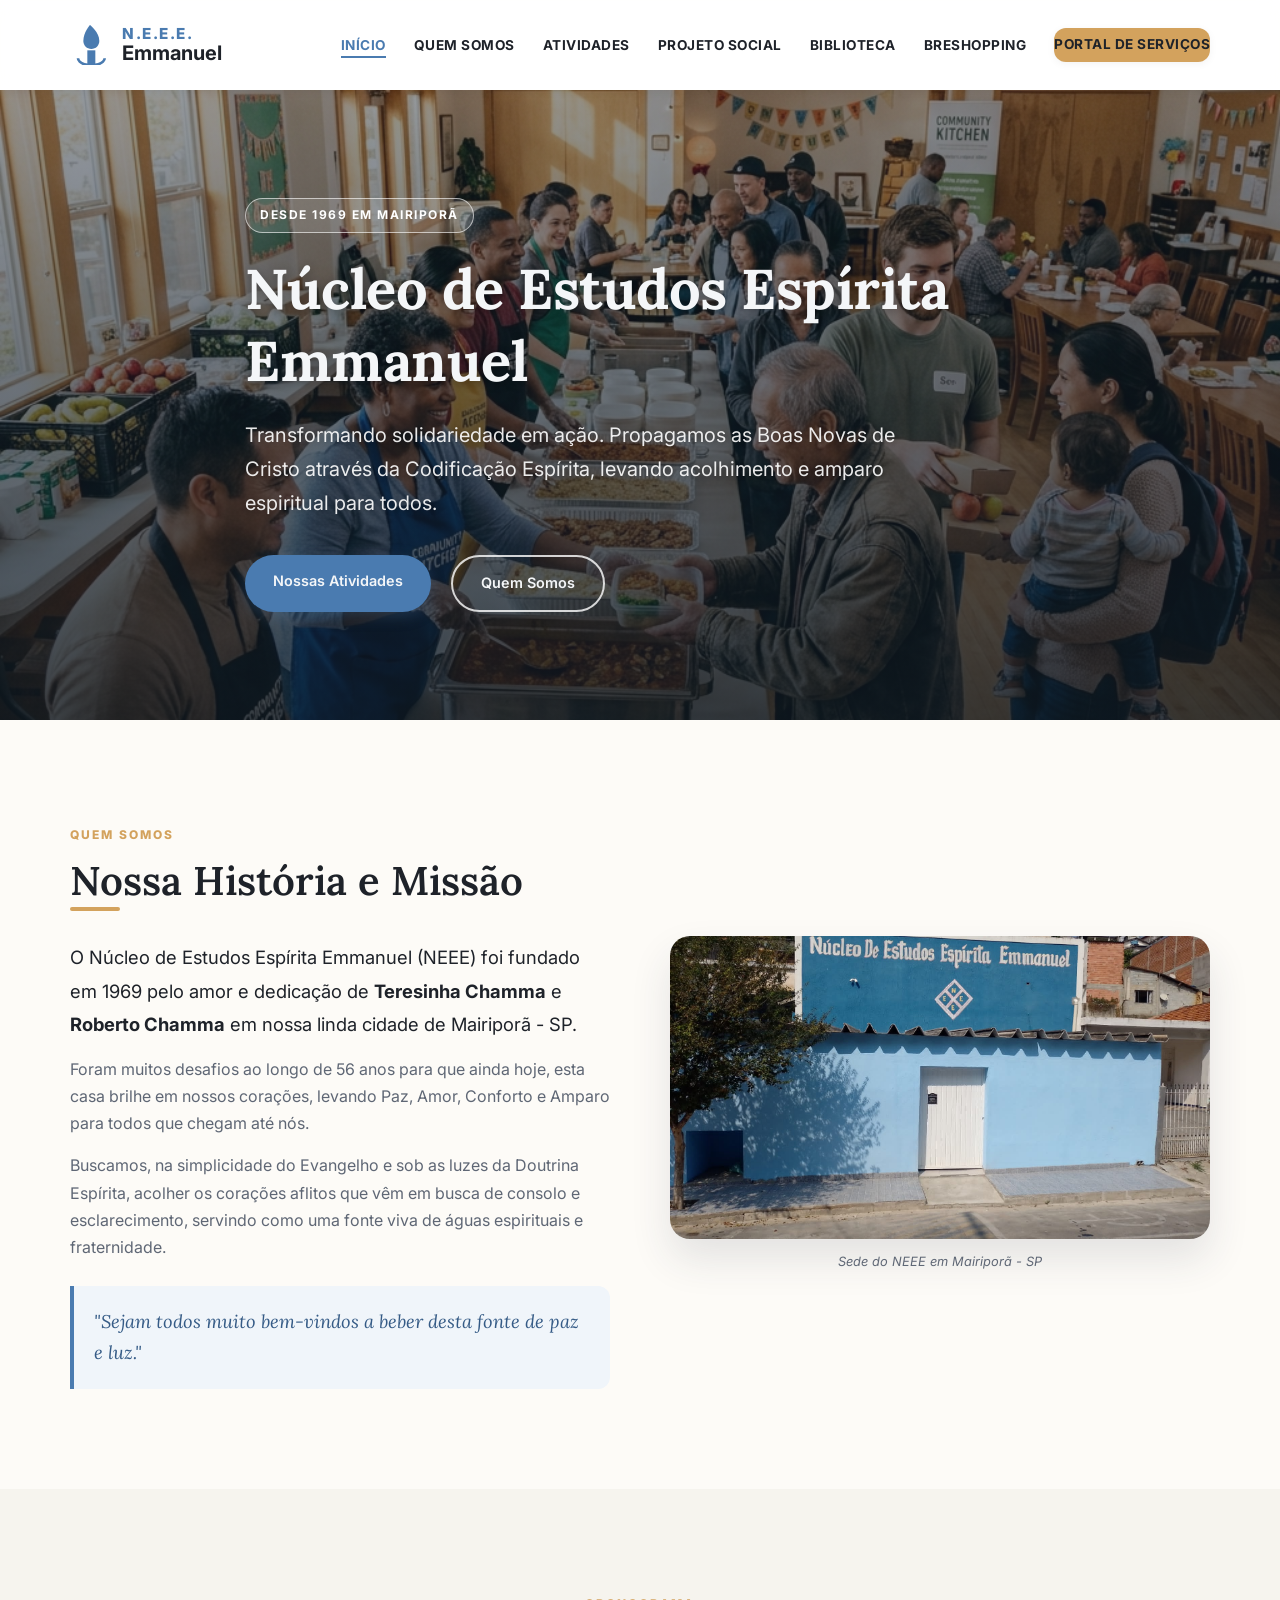
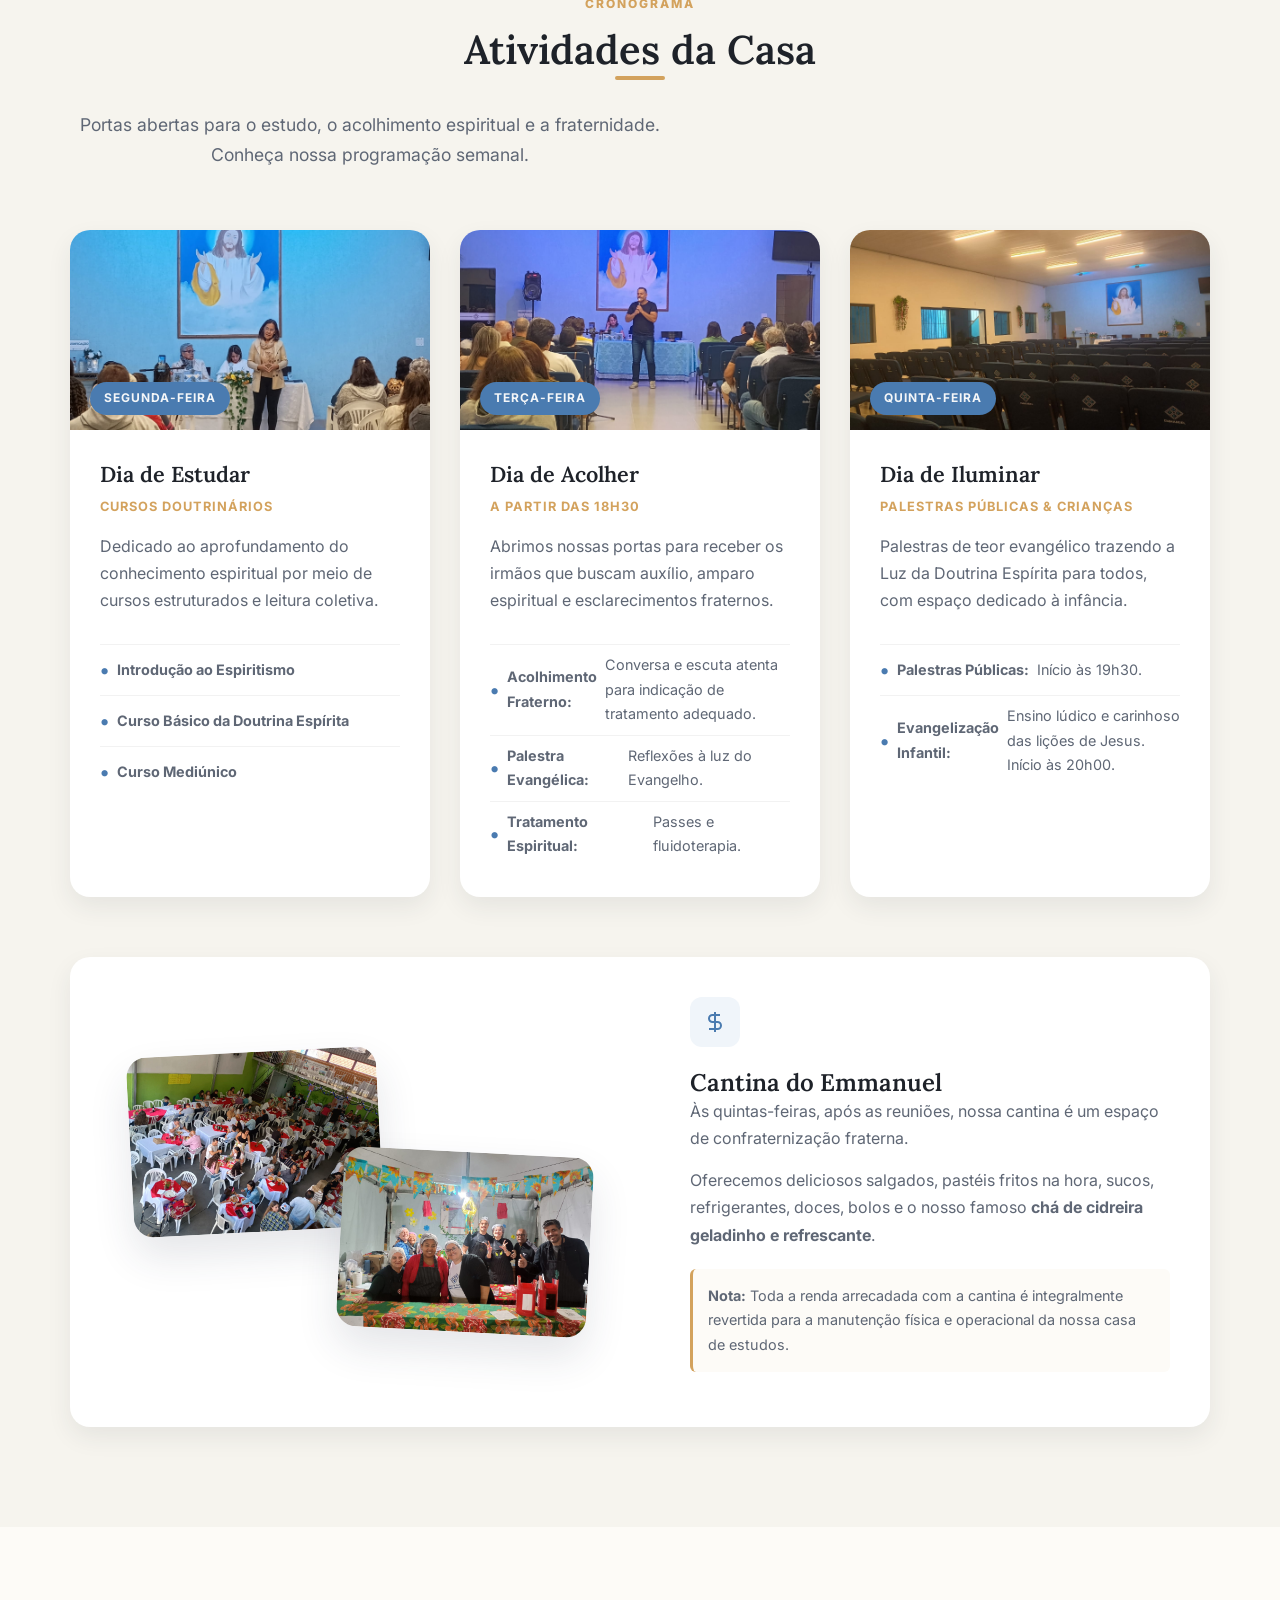
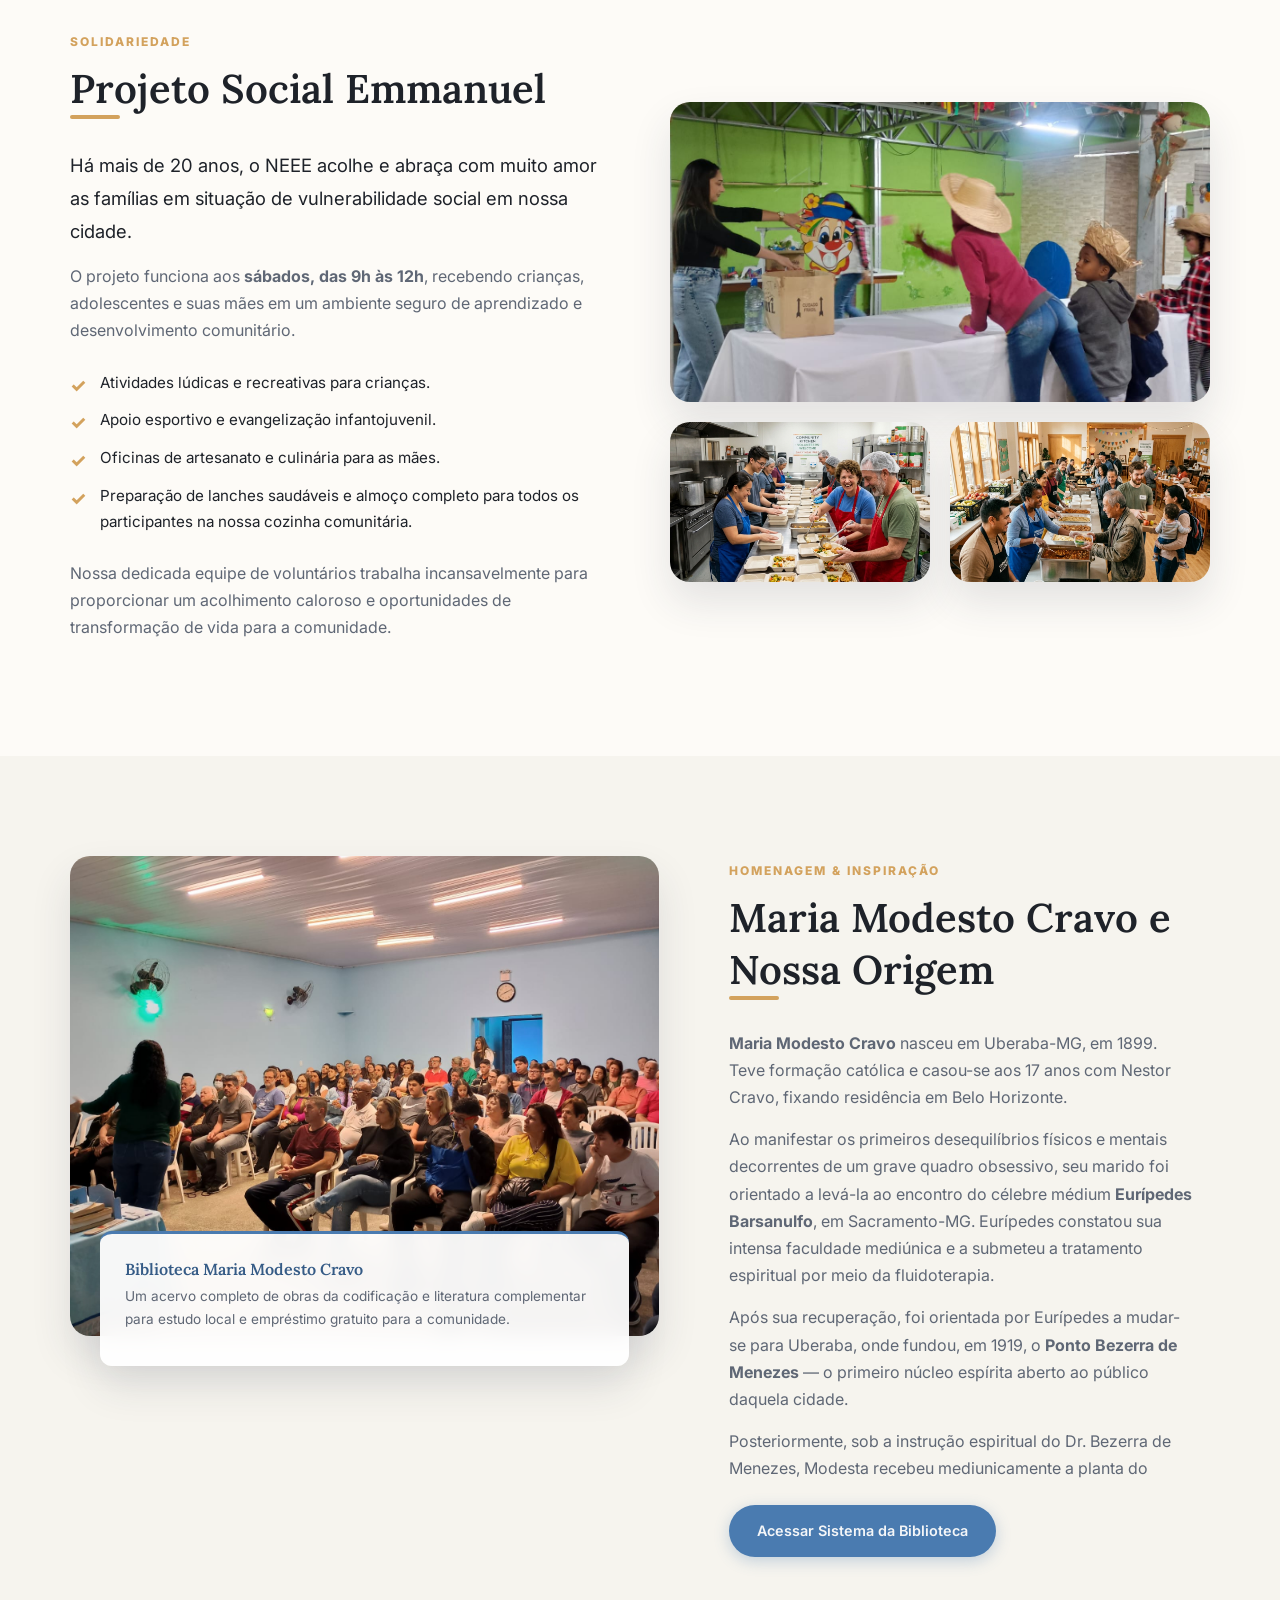
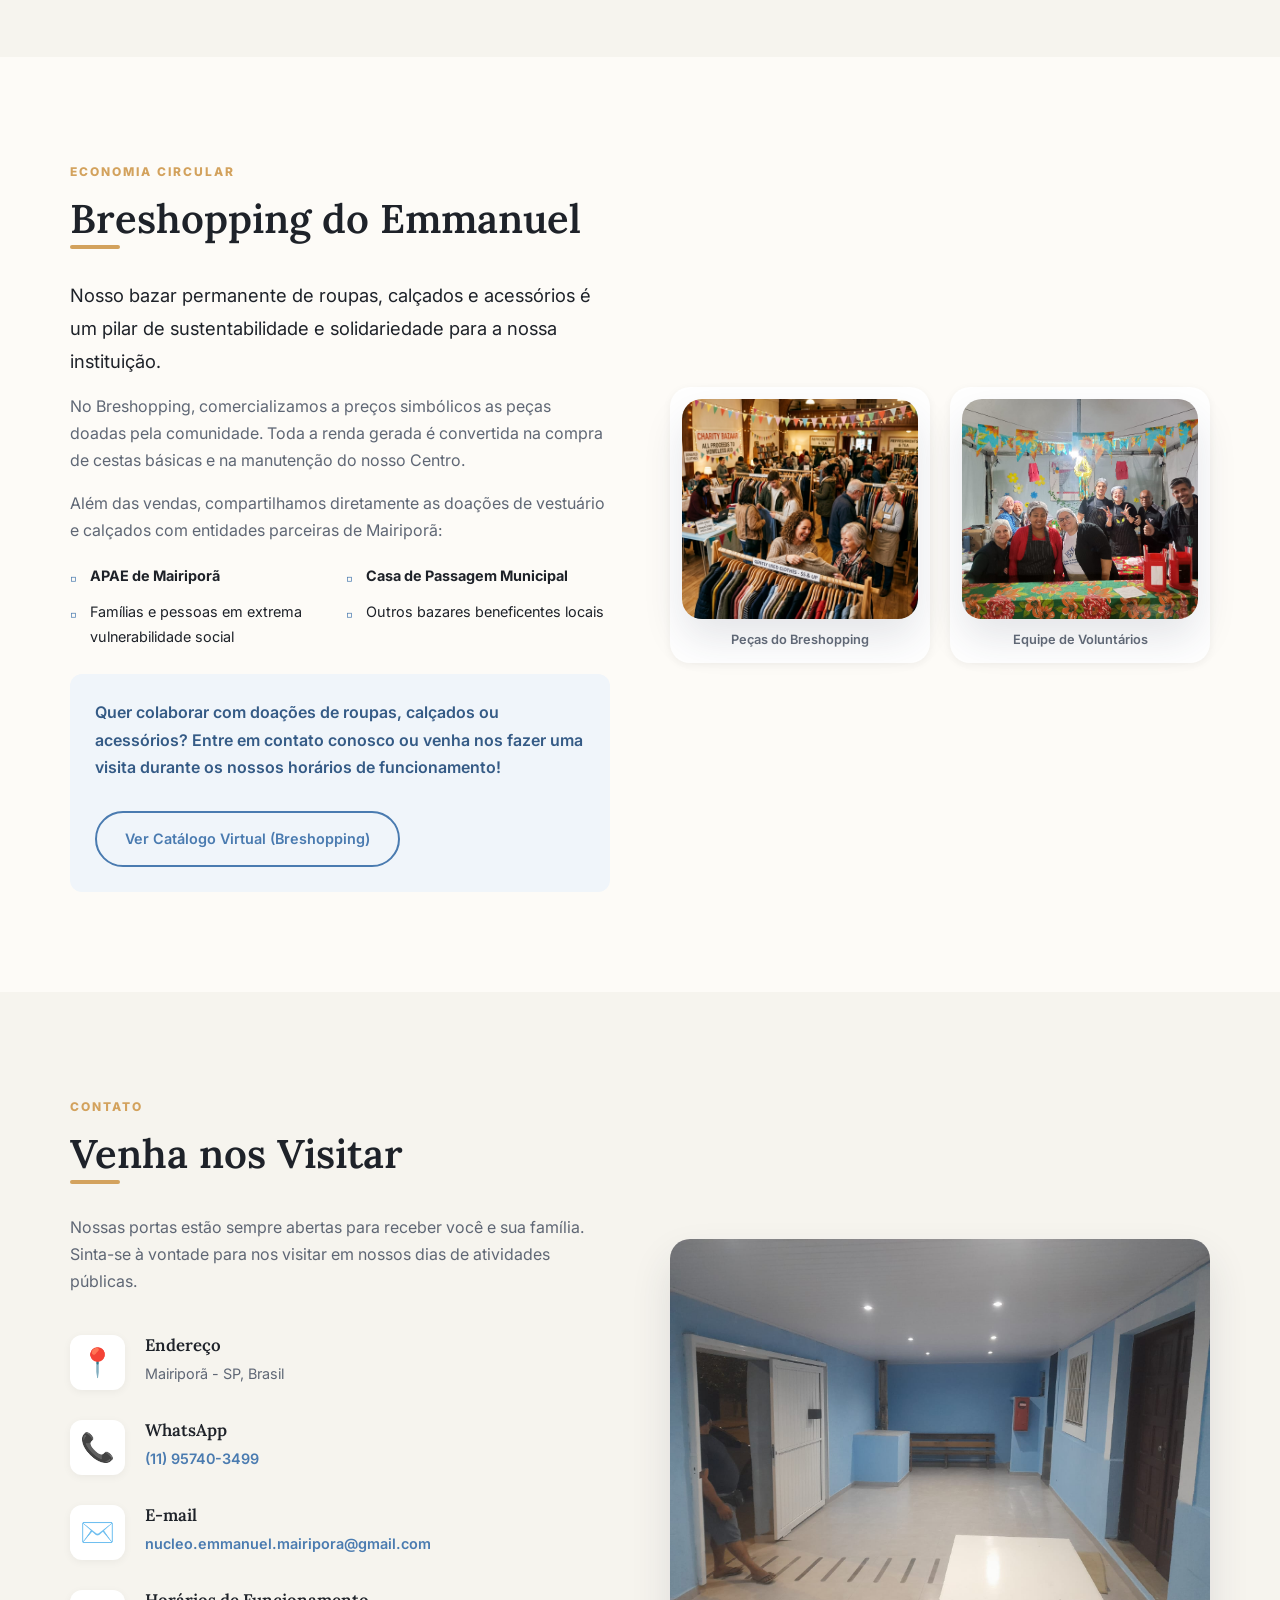
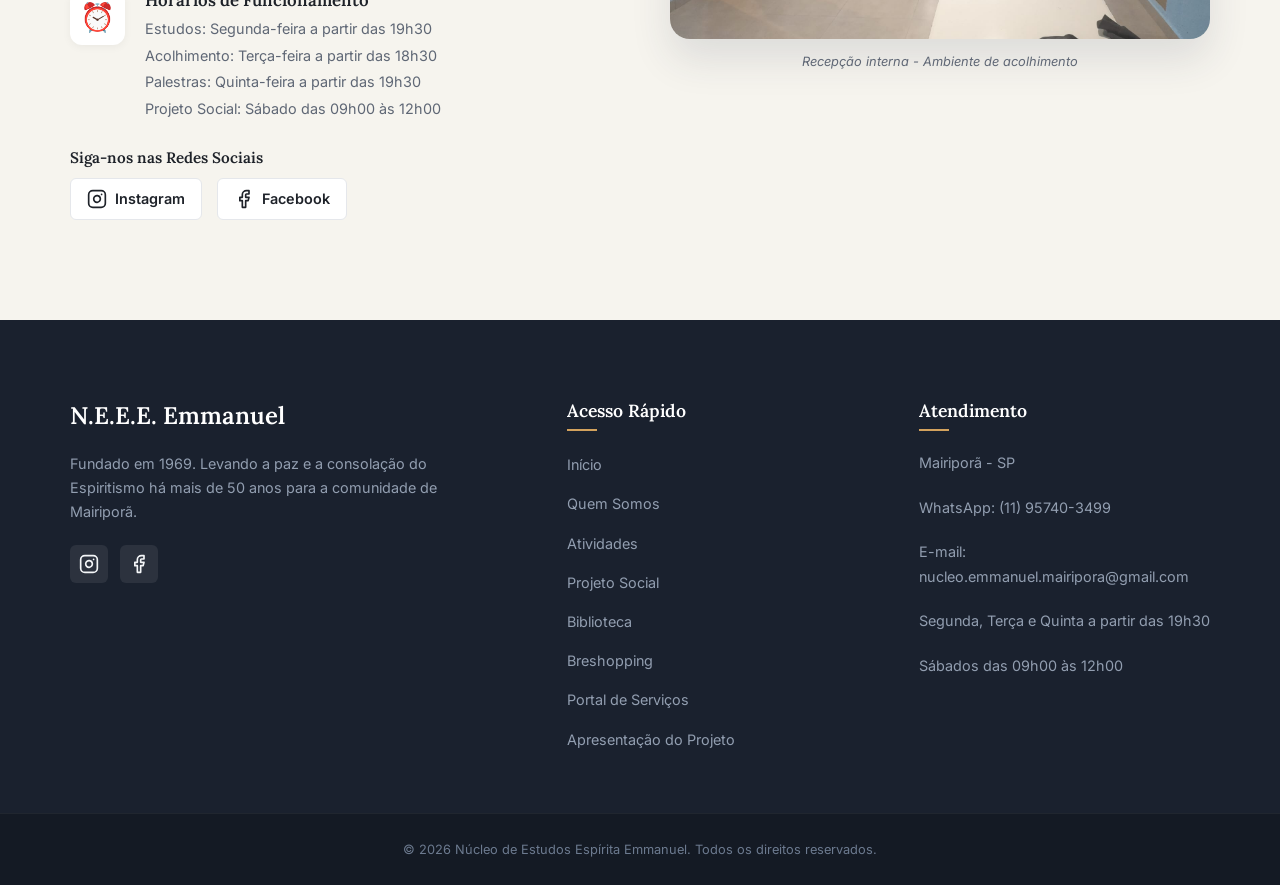
<file: index.html>
<!DOCTYPE html>
<html lang="pt-BR">
<head>
    <meta charset="UTF-8">
    <meta name="viewport" content="width=device-width, initial-scale=1.0">
    <title>Núcleo de Estudos Espírita Emmanuel - NEEE Mairiporã</title>
    <meta name="description" content="Instituição filantrópica dedicada a propagar a doutrina espírita, o amparo espiritual e a caridade em Mairiporã - SP. Fundada em 1969.">
    
    
    <link rel="preconnect" href="https://fonts.googleapis.com">
    <link rel="preconnect" href="https://fonts.gstatic.com" crossorigin>
    <link href="https://fonts.googleapis.com/css2?family=Inter:wght@300;400;500;600;700;800&family=Lora:ital,wght@0,400;0,500;0,600;0,700;1,400&display=swap" rel="stylesheet">
    
    
    <link rel="stylesheet" href="style.css">
    <link rel="shortcut icon" href="images/logo.jpeg" type="image/x-icon">
</head>
<body>
    
    <header class="header" id="nav-header">
        <div class="container header-container">
            <div class="logo">
                <svg width="40" height="40" viewBox="0 0 24 30" fill="none" xmlns="http://www.w3.org/2000/svg">
                    <path d="M12 0C12 0 7 5.37258 7 12C7 15.3137 9.68629 18 13 18C16.3137 18 19 15.3137 19 12C19 5.37258 12 0 12 0Z" fill="var(--primary-color)"/>
                    <rect x="10" y="19" width="6" height="11" fill="var(--primary-color)"/>
                    <path d="M3 25C3 25 3 30 13 30C23 30 23 25 23 25" stroke="var(--primary-color)" stroke-width="2"/>
                </svg>
                <div class="logo-text">
                    <span class="logo-ce">N.E.E.E.</span>
                    <span class="logo-name">Emmanuel</span>
                </div>
            </div>
            
            
            <button class="menu-toggle" id="menu-toggle-btn" aria-label="Abrir Menu">
                <span></span>
                <span></span>
                <span></span>
            </button>
            
            <nav class="nav-menu" id="navigation-menu">
                <ul>
                    <li><a href="#inicio" class="nav-link active">Início</a></li>
                    <li><a href="#sobre" class="nav-link">Quem Somos</a></li>
                    <li><a href="#atividades" class="nav-link">Atividades</a></li>
                    <li><a href="#projeto-social" class="nav-link">Projeto Social</a></li>
                    <li><a href="#biblioteca" class="nav-link">Biblioteca</a></li>
                    <li><a href="#breshopping" class="nav-link">Breshopping</a></li>
                    <li><a href="portal.html" class="btn btn-portal-nav" id="link-portal">PORTAL DE SERVIÇOS</a></li>
                </ul>
            </nav>
        </div>
    </header>

    
    <section class="hero" id="inicio">
        <div class="hero-overlay"></div>
        <div class="container hero-content">
            <span class="hero-tag">Desde 1969 em Mairiporã</span>
            <h1>Núcleo de Estudos Espírita Emmanuel</h1>
            <p>Transformando solidariedade em ação. Propagamos as Boas Novas de Cristo através da Codificação Espírita, levando acolhimento e amparo espiritual para todos.</p>
            <div class="hero-buttons">
                <a href="#atividades" class="btn btn-primary">Nossas Atividades</a>
                <a href="#sobre" class="btn btn-outline">Quem Somos</a>
            </div>
        </div>
    </section>

    
    <main>
        
        
        <section class="section-container about-section" id="sobre">
            <div class="container grid-2">
                <div class="about-info">
                    <span class="section-tag">Quem Somos</span>
                    <h2>Nossa História e Missão</h2>
                    <div class="divider"></div>
                    <p class="lead-text">
                        O Núcleo de Estudos Espírita Emmanuel (NEEE) foi fundado em 1969 pelo amor e dedicação de <strong>Teresinha Chamma</strong> e <strong>Roberto Chamma</strong> em nossa linda cidade de Mairiporã - SP.
                    </p>
                    <p>
                        Foram muitos desafios ao longo de 56 anos para que ainda hoje, esta casa brilhe em nossos corações, levando Paz, Amor, Conforto e Amparo para todos que chegam até nós.
                    </p>
                    <p>
                        Buscamos, na simplicidade do Evangelho e sob as luzes da Doutrina Espírita, acolher os corações aflitos que vêm em busca de consolo e esclarecimento, servindo como uma fonte viva de águas espirituais e fraternidade.
                    </p>
                    <div class="highlight-quote">
                        <p>"Sejam todos muito bem-vindos a beber desta fonte de paz e luz."</p>
                    </div>
                </div>
                <div class="about-image-wrapper">
                    <img src="images/sede-fachada.jpg" alt="Fachada do Núcleo de Estudos Espírita Emmanuel em Mairiporã" class="img-responsive rounded-shadow">
                    <div class="image-caption">Sede do NEEE em Mairiporã - SP</div>
                </div>
            </div>
        </section>

        
        <section class="section-container bg-alt" id="atividades">
            <div class="container">
                <div class="section-header text-center">
                    <span class="section-tag">Cronograma</span>
                    <h2>Atividades da Casa</h2>
                    <div class="divider mx-auto"></div>
                    <p class="section-desc">Portas abertas para o estudo, o acolhimento espiritual e a fraternidade. Conheça nossa programação semanal.</p>
                </div>
                
                <div class="activities-grid">
                    
                    
                    <div class="activity-card">
                        <div class="card-image-container">
                            <img src="images/estudos-doutrinarios.jpg" alt="Reunião de Estudos Doutrinários">
                            <div class="day-badge">Segunda-feira</div>
                        </div>
                        <div class="card-details">
                            <h3>Dia de Estudar</h3>
                            <p class="card-subtitle">Cursos Doutrinários</p>
                            <p>Dedicado ao aprofundamento do conhecimento espiritual por meio de cursos estruturados e leitura coletiva.</p>
                            <ul class="activities-list">
                                <li><strong>Introdução ao Espiritismo</strong></li>
                                <li><strong>Curso Básico da Doutrina Espírita</strong></li>
                                <li><strong>Curso Mediúnico</strong></li>
                            </ul>
                        </div>
                    </div>

                    
                    <div class="activity-card">
                        <div class="card-image-container">
                            <img src="images/palestra-acolhimento.jpg" alt="Palestra Pública e Atendimento">
                            <div class="day-badge">Terça-feira</div>
                        </div>
                        <div class="card-details">
                            <h3>Dia de Acolher</h3>
                            <p class="card-subtitle">A partir das 18h30</p>
                            <p>Abrimos nossas portas para receber os irmãos que buscam auxílio, amparo espiritual e esclarecimentos fraternos.</p>
                            <ul class="activities-list">
                                <li><strong>Acolhimento Fraterno:</strong> Conversa e escuta atenta para indicação de tratamento adequado.</li>
                                <li><strong>Palestra Evangélica:</strong> Reflexões à luz do Evangelho.</li>
                                <li><strong>Tratamento Espiritual:</strong> Passes e fluidoterapia.</li>
                            </ul>
                        </div>
                    </div>

                    
                    <div class="activity-card">
                        <div class="card-image-container">
                            <img src="images/auditorio-principal.jpg" alt="Auditório Principal Emmanuel">
                            <div class="day-badge">Quinta-feira</div>
                        </div>
                        <div class="card-details">
                            <h3>Dia de Iluminar</h3>
                            <p class="card-subtitle">Palestras Públicas & Crianças</p>
                            <p>Palestras de teor evangélico trazendo a Luz da Doutrina Espírita para todos, com espaço dedicado à infância.</p>
                            <ul class="activities-list">
                                <li><strong>Palestras Públicas:</strong> Início às 19h30.</li>
                                <li><strong>Evangelização Infantil:</strong> Ensino lúdico e carinhoso das lições de Jesus. Início às 20h00.</li>
                            </ul>
                        </div>
                    </div>

                </div>

                
                <div class="cantina-box grid-2 mt-5">
                    <div class="cantina-images">
                        <img src="images/cantina-espaco.jpg" alt="Espaço da Cantina do Emmanuel" class="rounded-shadow cantina-img-1">
                        <img src="images/voluntarias.jpg" alt="Voluntárias na Cantina" class="rounded-shadow cantina-img-2">
                    </div>
                    <div class="cantina-text">
                        <div class="icon-badge">
                            <svg width="24" height="24" viewBox="0 0 24 24" fill="none" stroke="var(--primary-color)" stroke-width="2">
                                <path d="M12 2v20M17 5H9.5a3.5 3.5 0 0 0 0 7h5a3.5 3.5 0 0 1 0 7H6"/>
                            </svg>
                        </div>
                        <h3>Cantina do Emmanuel</h3>
                        <p>Às quintas-feiras, após as reuniões, nossa cantina é um espaço de confraternização fraterna.</p>
                        <p>Oferecemos deliciosos salgados, pastéis fritos na hora, sucos, refrigerantes, doces, bolos e o nosso famoso <strong>chá de cidreira geladinho e refrescante</strong>.</p>
                        <p class="note-box">
                            <strong>Nota:</strong> Toda a renda arrecadada com a cantina é integralmente revertida para a manutenção física e operacional da nossa casa de estudos.
                        </p>
                    </div>
                </div>

            </div>
        </section>

        
        <section class="section-container" id="projeto-social">
            <div class="container grid-2">
                <div class="social-text">
                    <span class="section-tag">Solidariedade</span>
                    <h2>Projeto Social Emmanuel</h2>
                    <div class="divider"></div>
                    <p class="lead-text">
                        Há mais de 20 anos, o NEEE acolhe e abraça com muito amor as famílias em situação de vulnerabilidade social em nossa cidade.
                    </p>
                    <p>
                        O projeto funciona aos <strong>sábados, das 9h às 12h</strong>, recebendo crianças, adolescentes e suas mães em um ambiente seguro de aprendizado e desenvolvimento comunitário.
                    </p>
                    <ul class="check-list">
                        <li>Atividades lúdicas e recreativas para crianças.</li>
                        <li>Apoio esportivo e evangelização infantojuvenil.</li>
                        <li>Oficinas de artesanato e culinária para as mães.</li>
                        <li>Preparação de lanches saudáveis e almoço completo para todos os participantes na nossa cozinha comunitária.</li>
                    </ul>
                    <p class="mt-3">
                        Nossa dedicada equipe de voluntários trabalha incansavelmente para proporcionar um acolhimento caloroso e oportunidades de transformação de vida para a comunidade.
                    </p>
                </div>
                
                <div class="social-gallery">
                    <div class="gallery-large">
                        <img src="images/projeto-social-criancas.jpg" alt="Crianças em atividades lúdicas do projeto social" class="rounded-shadow img-responsive">
                    </div>
                    <div class="gallery-subgrid">
                        <img src="images/projeto-social-preparo.png" alt="Voluntários preparando marmitas e alimentos" class="rounded-shadow img-responsive">
                        <img src="images/hero-bg.png" alt="Distribuição de refeições no projeto social" class="rounded-shadow img-responsive">
                    </div>
                </div>
            </div>
        </section>

        
        <section class="section-container bg-alt" id="biblioteca">
            <div class="container">
                <div class="grid-2-large">
                    <div class="biblioteca-image-area">
                        <img src="images/biblioteca-maria-modesto.jpg" alt="Mesa de estudos com livros espíritas no centro" class="rounded-shadow img-responsive">
                        <div class="highlight-info-box">
                            <h4>Biblioteca Maria Modesto Cravo</h4>
                            <p>Um acervo completo de obras da codificação e literatura complementar para estudo local e empréstimo gratuito para a comunidade.</p>
                        </div>
                    </div>
                    
                    <div class="biblioteca-history">
                        <span class="section-tag">Homenagem & Inspiração</span>
                        <h2>Maria Modesto Cravo e Nossa Origem</h2>
                        <div class="divider"></div>
                        <div class="scroll-history">
                            <p><strong>Maria Modesto Cravo</strong> nasceu em Uberaba-MG, em 1899. Teve formação católica e casou-se aos 17 anos com Nestor Cravo, fixando residência em Belo Horizonte.</p>
                            <p>Ao manifestar os primeiros desequilíbrios físicos e mentais decorrentes de um grave quadro obsessivo, seu marido foi orientado a levá-la ao encontro do célebre médium <strong>Eurípedes Barsanulfo</strong>, em Sacramento-MG. Eurípedes constatou sua intensa faculdade mediúnica e a submeteu a tratamento espiritual por meio da fluidoterapia.</p>
                            <p>Após sua recuperação, foi orientada por Eurípedes a mudar-se para Uberaba, onde fundou, em 1919, o <strong>Ponto Bezerra de Menezes</strong> — o primeiro núcleo espírita aberto ao público daquela cidade.</p>
                            <p>Posteriormente, sob a instrução espiritual do Dr. Bezerra de Menezes, Modesta recebeu mediunicamente a planta do <strong>Sanatório Espírita de Uberaba</strong>, fundando-o para acolher doentes mentais e necessitados. Em 1933, o renomado psiquiatra Dr. Inácio Ferreira assumiu a diretoria clínica, unindo a ciência e a espiritualidade.</p>
                            
                            <div class="connection-box">
                                <h5>A Conexão com o NEEE</h5>
                                <p>Anos depois, a fundadora do nosso centro, <strong>Dona Terezinha Chamma</strong>, foi levada para tratamento no Sanatório Espírita de Uberaba, pois sua forte mediunidade estava sendo confundida com distúrbios psiquiátricos. Lá, em vez de internação, ela foi encaminhada ao médium <strong>Chico Xavier</strong>.</p>
                                <p>Chico Xavier revelou a Dona Terezinha sua verdadeira missão de amor: fundar na matéria o <em>Núcleo de Estudos Espírita Emmanuel</em> (que no plano espiritual já existia).</p>
                                <p>Inspirados por essa missão, Dona Terezinha e Roberto Chamma prepararam-se e fundaram a nossa casa, que hoje, com mais de meio século de atividade, presta esta singela homenagem à memória de Maria Modesto Cravo e Dr. Inácio Ferreira.</p>
                            </div>
                        </div>
                        <div style="margin-top: 25px;">
                            <a href="portal.html" class="btn btn-primary" id="cta-biblioteca-portal">Acessar Sistema da Biblioteca</a>
                        </div>
                    </div>
                </div>
            </div>
        </section>

        
        <section class="section-container" id="breshopping">
            <div class="container grid-2">
                <div class="breshopping-text">
                    <span class="section-tag">Economia Circular</span>
                    <h2>Breshopping do Emmanuel</h2>
                    <div class="divider"></div>
                    <p class="lead-text">
                        Nosso bazar permanente de roupas, calçados e acessórios é um pilar de sustentabilidade e solidariedade para a nossa instituição.
                    </p>
                    <p>
                        No Breshopping, comercializamos a preços simbólicos as peças doadas pela comunidade. Toda a renda gerada é convertida na compra de cestas básicas e na manutenção do nosso Centro.
                    </p>
                    <p>
                        Além das vendas, compartilhamos diretamente as doações de vestuário e calçados com entidades parceiras de Mairiporã:
                    </p>
                    <ul class="entities-list">
                        <li><strong>APAE de Mairiporã</strong></li>
                        <li><strong>Casa de Passagem Municipal</strong></li>
                        <li>Famílias e pessoas em extrema vulnerabilidade social</li>
                        <li>Outros bazares beneficentes locais</li>
                    </ul>
                    <div class="cta-box mt-3">
                        <p>Quer colaborar com doações de roupas, calçados ou acessórios? Entre em contato conosco ou venha nos fazer uma visita durante os nossos horários de funcionamento!</p>
                        <a href="portal.html" class="btn btn-outline-dark mt-2" id="cta-breshopping-portal" style="display: inline-block;">Ver Catálogo Virtual (Breshopping)</a>
                    </div>
                </div>
                
                <div class="breshopping-images grid-2 gap-small">
                    <div class="bazar-card">
                        <img src="images/breshopping-pecas.png" alt="Roupas em exposição no Breshopping" class="rounded-shadow img-responsive">
                        <p class="img-lbl">Peças do Breshopping</p>
                    </div>
                    <div class="bazar-card">
                        <img src="images/voluntarias.jpg" alt="Voluntárias organizando o bazar" class="rounded-shadow img-responsive">
                        <p class="img-lbl">Equipe de Voluntários</p>
                    </div>
                </div>
            </div>
        </section>

        
        <section class="section-container bg-alt contact-section" id="contato">
            <div class="container grid-2">
                <div class="contact-info">
                    <span class="section-tag">Contato</span>
                    <h2>Venha nos Visitar</h2>
                    <div class="divider"></div>
                    <p>Nossas portas estão sempre abertas para receber você e sua família. Sinta-se à vontade para nos visitar em nossos dias de atividades públicas.</p>
                    
                    <div class="contact-details-list">
                        <div class="contact-item">
                            <span class="contact-icon">📍</span>
                            <div>
                                <h5>Endereço</h5>
                                <p>Mairiporã - SP, Brasil</p>
                            </div>
                        </div>
                        <div class="contact-item">
                            <span class="contact-icon">📞</span>
                            <div>
                                <h5>WhatsApp</h5>
                                <p><a href="https://wa.me/5511957403499" target="_blank" style="color: var(--primary-color); font-weight: 600;">(11) 95740-3499</a></p>
                            </div>
                        </div>
                        <div class="contact-item">
                            <span class="contact-icon">✉️</span>
                            <div>
                                <h5>E-mail</h5>
                                <p><a href="mailto:nucleo.emmanuel.mairipora@gmail.com" style="color: var(--primary-color); font-weight: 600;">nucleo.emmanuel.mairipora@gmail.com</a></p>
                            </div>
                        </div>
                        <div class="contact-item">
                            <span class="contact-icon">⏰</span>
                            <div>
                                <h5>Horários de Funcionamento</h5>
                                <p>Estudos: Segunda-feira a partir das 19h30</p>
                                <p>Acolhimento: Terça-feira a partir das 18h30</p>
                                <p>Palestras: Quinta-feira a partir das 19h30</p>
                                <p>Projeto Social: Sábado das 09h00 às 12h00</p>
                            </div>
                        </div>
                    </div>
                    <div class="contact-socials" style="margin-top: 25px;">
                        <h5 style="font-size: 0.95rem; margin-bottom: 10px;">Siga-nos nas Redes Sociais</h5>
                        <div class="social-links-grid">
                            <a href="https://www.instagram.com/nucleoestudosespiritaemmanuel?utm_source=qr&igsh=aWJmdW15eHVhZXN6" target="_blank" class="social-link-item instagram-link">
                                <svg width="20" height="20" viewBox="0 0 24 24" fill="none" stroke="currentColor" stroke-width="2" stroke-linecap="round" stroke-linejoin="round"><rect x="2" y="2" width="20" height="20" rx="5" ry="5"></rect><path d="M16 11.37A4 4 0 1 1 12.63 8 4 4 0 0 1 16 11.37z"></path><line x1="17.5" y1="6.5" x2="17.51" y2="6.5"></line></svg>
                                <span>Instagram</span>
                            </a>
                            <a href="https://www.facebook.com/share/17thHuc26P/" target="_blank" class="social-link-item facebook-link">
                                <svg width="20" height="20" viewBox="0 0 24 24" fill="none" stroke="currentColor" stroke-width="2" stroke-linecap="round" stroke-linejoin="round"><path d="M18 2h-3a5 5 0 0 0 -5 5v3H7v4h3v8h4v-8h3l1-4h-4V7a1 1 0 0 1 1-1h3z"></path></svg>
                                <span>Facebook</span>
                            </a>
                        </div>
                    </div>
                </div>
                <div class="contact-image-wrapper">
                    <img src="images/recepcao.jpg" alt="Recepção interna do Centro Espírita Emmanuel" class="rounded-shadow img-responsive">
                    <div class="image-caption">Recepção interna - Ambiente de acolhimento</div>
                </div>
            </div>
        </section>

    </main>

    
    <footer class="footer">
        <div class="container footer-grid">
            <div class="footer-brand">
                <h3>N.E.E.E. Emmanuel</h3>
                <p>Fundado em 1969. Levando a paz e a consolação do Espiritismo há mais de 50 anos para a comunidade de Mairiporã.</p>
                <div class="footer-socials">
                    <a href="https://www.instagram.com/nucleoestudosespiritaemmanuel?utm_source=qr&igsh=aWJmdW15eHVhZXN6" target="_blank" class="social-btn instagram" aria-label="Instagram">
                        <svg width="20" height="20" viewBox="0 0 24 24" fill="none" stroke="currentColor" stroke-width="2" stroke-linecap="round" stroke-linejoin="round"><rect x="2" y="2" width="20" height="20" rx="5" ry="5"></rect><path d="M16 11.37A4 4 0 1 1 12.63 8 4 4 0 0 1 16 11.37z"></path><line x1="17.5" y1="6.5" x2="17.51" y2="6.5"></line></svg>
                    </a>
                    <a href="https://www.facebook.com/share/17thHuc26P/" target="_blank" class="social-btn facebook" aria-label="Facebook">
                        <svg width="20" height="20" viewBox="0 0 24 24" fill="none" stroke="currentColor" stroke-width="2" stroke-linecap="round" stroke-linejoin="round"><path d="M18 2h-3a5 5 0 0 0 -5 5v3H7v4h3v8h4v-8h3l1-4h-4V7a1 1 0 0 1 1-1h3z"></path></svg>
                    </a>
                </div>
            </div>
            <div class="footer-links">
                <h4>Acesso Rápido</h4>
                <ul>
                    <li><a href="#inicio">Início</a></li>
                    <li><a href="#sobre">Quem Somos</a></li>
                    <li><a href="#atividades">Atividades</a></li>
                    <li><a href="#projeto-social">Projeto Social</a></li>
                    <li><a href="#biblioteca">Biblioteca</a></li>
                    <li><a href="#breshopping">Breshopping</a></li>
                    <li><a href="portal.html" id="footer-link-portal">Portal de Serviços</a></li>
                    <li><a href="slides.html" id="footer-link-slides">Apresentação do Projeto</a></li>
                </ul>
            </div>
            <div class="footer-contact">
                <h4>Atendimento</h4>
                <p>Mairiporã - SP</p>
                <p>WhatsApp: <a href="https://wa.me/5511957403499" target="_blank" style="color: inherit;">(11) 95740-3499</a></p>
                <p>E-mail: <a href="mailto:nucleo.emmanuel.mairipora@gmail.com" style="color: inherit;">nucleo.emmanuel.mairipora@gmail.com</a></p>
                <p>Segunda, Terça e Quinta a partir das 19h30</p>
                <p>Sábados das 09h00 às 12h00</p>
            </div>
        </div>
        <div class="footer-bottom">
            <div class="container text-center">
                <p>&copy; 2026 Núcleo de Estudos Espírita Emmanuel. Todos os direitos reservados.</p>
            </div>
        </div>
    </footer>

    
    <script>
        document.addEventListener('DOMContentLoaded', function() {
            const menuToggle = document.getElementById('menu-toggle-btn');
            const navMenu = document.getElementById('navigation-menu');
            const navLinks = document.querySelectorAll('.nav-link');

            menuToggle.addEventListener('click', function() {
                menuToggle.classList.toggle('active');
                navMenu.classList.toggle('active');
            });

            navLinks.forEach(link => {
                link.addEventListener('click', function() {
                    menuToggle.classList.remove('active');
                    navMenu.classList.remove('active');
                    
                    navLinks.forEach(l => l.classList.remove('active'));
                    link.classList.add('active');
                });
            });

            window.addEventListener('scroll', function() {
                let fromTop = window.scrollY + 100;
                
                navLinks.forEach(link => {
                    let section = document.querySelector(link.hash);
                    if (section) {
                        if (
                            section.offsetTop <= fromTop &&
                            section.offsetTop + section.offsetHeight > fromTop
                        ) {
                            navLinks.forEach(l => l.classList.remove('active'));
                            link.classList.add('active');
                        }
                    }
                });
            });
        });
    </script>
</body>
</html>
</file>
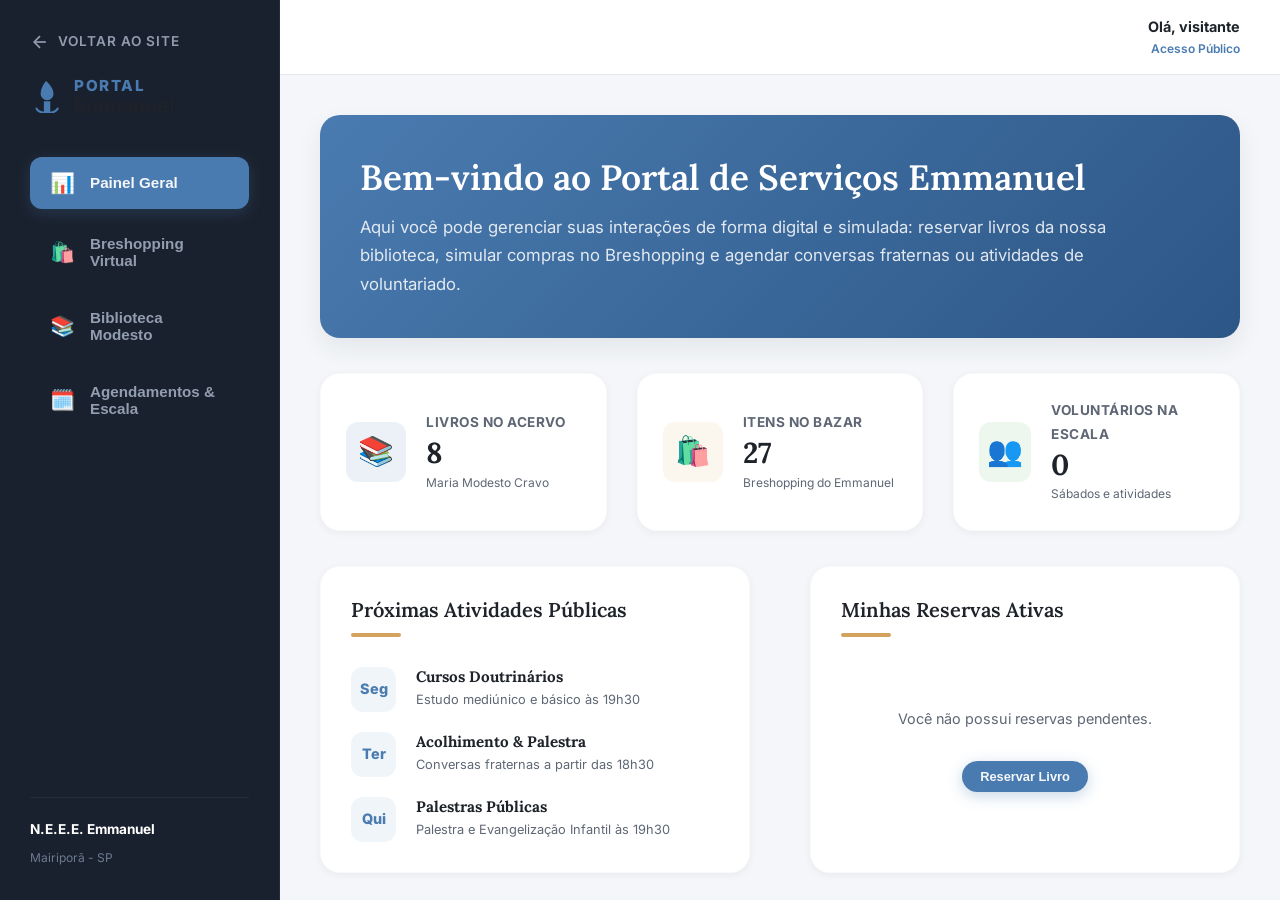
<file: portal.html>
<!DOCTYPE html>
<html lang="pt-BR">
<head>
    <meta charset="UTF-8">
    <meta name="viewport" content="width=device-width, initial-scale=1.0">
    <title>Portal de Serviços - N.E.E.E. Emmanuel</title>
    <meta name="description" content="Portal de serviços online do Núcleo de Estudos Espírita Emmanuel. Reservas de livros, catálogo do Breshopping e agendamentos.">
    <link rel="preconnect" href="https://fonts.googleapis.com">
    <link rel="preconnect" href="https://fonts.gstatic.com" crossorigin>
    <link href="https://fonts.googleapis.com/css2?family=Inter:wght@300;400;500;600;700;800&family=Lora:ital,wght@0,400;0,500;0,600;0,700;1,400&display=swap" rel="stylesheet">
    <link rel="stylesheet" href="style.css">
    <link rel="stylesheet" href="portal.css">
</head>
<body class="portal-body">

    <div class="portal-container">
        
        <aside class="portal-sidebar">
            <div class="sidebar-header">
                <a href="index.html" class="logo-back">
                    <svg width="20" height="20" viewBox="0 0 24 24" fill="none" stroke="currentColor" stroke-width="2">
                        <line x1="19" y1="12" x2="5" y2="12"></line>
                        <polyline points="12 19 5 12 12 5"></polyline>
                    </svg>
                    <span>Voltar ao Site</span>
                </a>
                <div class="logo mt-3">
                    <svg width="32" height="32" viewBox="0 0 24 30" fill="none" xmlns="http://www.w3.org/2000/svg">
                        <path d="M12 0C12 0 7 5.37258 7 12C7 15.3137 9.68629 18 13 18C16.3137 18 19 15.3137 19 12C19 5.37258 12 0 12 0Z" fill="var(--primary-color)"/>
                        <rect x="10" y="19" width="6" height="11" fill="var(--primary-color)"/>
                        <path d="M3 25C3 25 3 30 13 30C23 30 23 25 23 25" stroke="var(--primary-color)" stroke-width="2"/>
                    </svg>
                    <div class="logo-text">
                        <span class="logo-ce">PORTAL</span>
                        <span class="logo-name">Emmanuel</span>
                    </div>
                </div>
            </div>
            
            <nav class="sidebar-nav">
                <ul>
                    <li>
                        <button class="nav-tab-btn active" data-tab="dashboard">
                            <span class="nav-icon">📊</span> Painel Geral
                        </button>
                    </li>
                    <li>
                        <button class="nav-tab-btn" data-tab="breshopping" id="breshopping-tab-btn">
                            <span class="nav-icon">🛍️</span> Breshopping Virtual
                        </button>
                    </li>
                    <li>
                        <button class="nav-tab-btn" data-tab="biblioteca" id="biblioteca-tab-btn">
                            <span class="nav-icon">📚</span> Biblioteca Modesto
                        </button>
                    </li>
                    <li>
                        <button class="nav-tab-btn" data-tab="agendamento">
                            <span class="nav-icon">🗓️</span> Agendamentos & Escala
                        </button>
                    </li>
                </ul>
            </nav>
            
            <div class="sidebar-footer">
                <p>N.E.E.E. Emmanuel</p>
                <span>Mairiporã - SP</span>
            </div>
        </aside>
        
        <main class="portal-main">
            
            <header class="portal-header">
                <button class="sidebar-toggle" id="sidebar-toggle-btn" aria-label="Toggle Sidebar">
                    <span></span>
                    <span></span>
                    <span></span>
                </button>
                <div class="portal-user-info">
                    <span class="welcome-txt">Olá, visitante</span>
                    <span class="user-status">Acesso Público</span>
                </div>
            </header>

            <section class="portal-tab-content active" id="tab-dashboard">
                <div class="dashboard-welcome">
                    <h2>Bem-vindo ao Portal de Serviços Emmanuel</h2>
                    <p>Aqui você pode gerenciar suas interações de forma digital e simulada: reservar livros da nossa biblioteca, simular compras no Breshopping e agendar conversas fraternas ou atividades de voluntariado.</p>
                </div>
                
                <div class="stats-grid">
                    <div class="stat-card">
                        <div class="stat-icon bg-blue">📚</div>
                        <div class="stat-info">
                            <span class="stat-title">Livros no Acervo</span>
                            <h3 class="stat-value" id="count-books">0</h3>
                            <span class="stat-desc">Maria Modesto Cravo</span>
                        </div>
                    </div>
                    <div class="stat-card">
                        <div class="stat-icon bg-gold">🛍️</div>
                        <div class="stat-info">
                            <span class="stat-title">Itens no Bazar</span>
                            <h3 class="stat-value" id="count-items">0</h3>
                            <span class="stat-desc">Breshopping do Emmanuel</span>
                        </div>
                    </div>
                    <div class="stat-card">
                        <div class="stat-icon bg-green">👥</div>
                        <div class="stat-info">
                            <span class="stat-title">Voluntários na Escala</span>
                            <h3 class="stat-value" id="count-volunteers">0</h3>
                            <span class="stat-desc">Sábados e atividades</span>
                        </div>
                    </div>
                </div>

                <div class="dashboard-grid grid-2 mt-3">
                    <div class="dash-card">
                        <h3>Próximas Atividades Públicas</h3>
                        <div class="divider"></div>
                        <ul class="activity-timeline">
                            <li>
                                <span class="time-day">Seg</span>
                                <div>
                                    <h5>Cursos Doutrinários</h5>
                                    <p>Estudo mediúnico e básico às 19h30</p>
                                </div>
                            </li>
                            <li>
                                <span class="time-day">Ter</span>
                                <div>
                                    <h5>Acolhimento & Palestra</h5>
                                    <p>Conversas fraternas a partir das 18h30</p>
                                </div>
                            </li>
                            <li>
                                <span class="time-day">Qui</span>
                                <div>
                                    <h5>Palestras Públicas</h5>
                                    <p>Palestra e Evangelização Infantil às 19h30</p>
                                </div>
                            </li>
                        </ul>
                    </div>
                    
                    <div class="dash-card">
                        <h3>Minhas Reservas Ativas</h3>
                        <div class="divider"></div>
                        <div id="my-reservations-summary" class="empty-state">
                            <p>Você não possui reservas pendentes.</p>
                            <button class="btn btn-primary btn-sm mt-2" onclick="switchTab('biblioteca')">Reservar Livro</button>
                        </div>
                    </div>
                </div>
            </section>

            <section class="portal-tab-content" id="tab-breshopping">
                <div class="tab-header">
                    <h2>Breshopping do Emmanuel</h2>
                    <p>Catálogo virtual com simulação de vendas e controle de estoque. Selecione as peças, monte sua sacola e feche seu pedido simulado!</p>
                </div>
                
                <div class="breshopping-workspace">
                    <div class="breshopping-catalog">
                        <div class="catalog-filters">
                            <input type="text" id="search-product" placeholder="Buscar produto..." class="form-control">
                            <select id="filter-category" class="form-control">
                                <option value="all">Todas as Categorias</option>
                                <option value="Roupas">Roupas</option>
                                <option value="Calçados">Calçados</option>
                                <option value="Acessórios">Acessórios</option>
                            </select>
                        </div>
                        
                        <div class="products-grid" id="products-grid-container">
                        </div>
                    </div>
                    
                    <div class="breshopping-cart">
                        <h3>Sacola de Compras</h3>
                        <div class="divider"></div>
                        
                        <div class="cart-items" id="cart-items-container">
                            <div class="empty-cart-state">
                                <p>Sua sacola está vazia.</p>
                                <span>Selecione produtos no catálogo à esquerda.</span>
                            </div>
                        </div>
                        
                        <div class="cart-summary">
                            <div class="summary-row">
                                <span>Subtotal:</span>
                                <span id="cart-subtotal">R$ 0,00</span>
                            </div>
                            <div class="summary-row">
                                <span>Desconto Social (10%):</span>
                                <div class="discount-input-group">
                                    <input type="checkbox" id="apply-discount">
                                    <label for="apply-discount">Aplicar Desconto</label>
                                </div>
                            </div>
                            <div class="summary-row total-row">
                                <span>Total:</span>
                                <span id="cart-total">R$ 0,00</span>
                            </div>
                            <button class="btn btn-primary w-100 mt-3" id="btn-checkout">Finalizar Pedido Simulado</button>
                        </div>
                    </div>
                </div>
            </section>

            <section class="portal-tab-content" id="tab-biblioteca">
                <div class="tab-header">
                    <h2>Biblioteca Maria Modesto Cravo</h2>
                    <p>Consulte e reserve livros espíritas do nosso acervo. Os empréstimos são simulados e armazenados localmente para controle.</p>
                </div>
                
                <div class="biblioteca-workspace">
                    <div class="biblioteca-search-bar">
                        <input type="text" id="search-book" placeholder="Buscar por título ou autor..." class="form-control">
                    </div>
                    
                    <div class="books-table-wrapper">
                        <table class="books-table">
                            <thead>
                                <tr>
                                    <th>Título</th>
                                    <th>Autor</th>
                                    <th>Categoria</th>
                                    <th>Status</th>
                                    <th>Ação</th>
                                </tr>
                            </thead>
                            <tbody id="books-table-body">
                            </tbody>
                        </table>
                    </div>
                </div>
            </section>

            <section class="portal-tab-content" id="tab-agendamento">
                <div class="tab-header">
                    <h2>Agendamento de Acolhimento & Voluntários</h2>
                    <p>Preencha os formulários abaixo para solicitar agendamento de Conversa Fraterna (Acolhimento) ou candidatar-se na escala de voluntários da casa.</p>
                </div>
                
                <div class="grid-2-large">
                    <div class="scheduling-forms">
                        
                        <div class="form-card">
                            <h3>Solicitar Conversa Fraterna (Terça-feira)</h3>
                            <p class="form-desc">O atendimento presencial começa a partir das 18h30. Agende uma conversa com nossos conselheiros.</p>
                            <form id="form-conversa-fraterna">
                                <div class="form-group">
                                    <label for="cf-name">Nome Completo</label>
                                    <input type="text" id="cf-name" required placeholder="Digite seu nome" class="form-control">
                                </div>
                                <div class="form-group">
                                    <label for="cf-phone">Telefone / WhatsApp</label>
                                    <input type="tel" id="cf-phone" required placeholder="(11) 99999-9999" class="form-control">
                                </div>
                                <div class="form-group">
                                    <label for="cf-date">Data Desejada (Terça-Feira)</label>
                                    <input type="date" id="cf-date" required class="form-control">
                                </div>
                                <button type="submit" class="btn btn-primary mt-2">Confirmar Agendamento</button>
                            </form>
                        </div>
                        
                        <div class="form-card mt-3">
                            <h3>Candidatura a Voluntário</h3>
                            <p class="form-desc">Junte-se a nós nas ações e projetos do centro. Inscreva-se em um dos setores disponíveis.</p>
                            <form id="form-voluntariado">
                                <div class="form-group">
                                    <label for="v-name">Nome Completo</label>
                                    <input type="text" id="v-name" required placeholder="Digite seu nome" class="form-control">
                                </div>
                                <div class="form-group">
                                    <label for="v-role">Área de Interesse</label>
                                    <select id="v-role" required class="form-control">
                                        <option value="">Selecione uma área...</option>
                                        <option value="Projeto Social (Sábados)">Projeto Social (Sábados)</option>
                                        <option value="Cantina (Quintas)">Cantina (Quintas)</option>
                                        <option value="Breshopping (Bazar)">Breshopping (Bazar)</option>
                                        <option value="Biblioteca e Limpeza">Biblioteca e Auxílio Geral</option>
                                    </select>
                                </div>
                                <div class="form-group">
                                    <label for="v-availability">Disponibilidade</label>
                                    <input type="text" id="v-availability" required placeholder="Ex: Sábados de manhã, quintas à noite" class="form-control">
                                </div>
                                <button type="submit" class="btn btn-outline-dark mt-2">Candidatar-se</button>
                            </form>
                        </div>
                        
                    </div>
                    
                    <div class="scheduling-lists">
                        <div class="dash-card">
                            <h3>Conversas Agendadas</h3>
                            <div class="divider"></div>
                            <div class="list-wrapper" id="list-conversas">
                                <p class="empty-list-txt">Nenhuma conversa agendada para hoje.</p>
                            </div>
                        </div>
                        
                        <div class="dash-card mt-3">
                            <h3>Escala de Voluntários Registrados</h3>
                            <div class="divider"></div>
                            <div class="list-wrapper" id="list-voluntarios">
                                <p class="empty-list-txt">Nenhum voluntário registrado ainda.</p>
                            </div>
                        </div>
                    </div>
                </div>
            </section>

        </main>
    </div>

    <div class="modal" id="book-modal">
        <div class="modal-content">
            <button class="modal-close" id="modal-close-btn">&times;</button>
            <h3>Reservar Livro - Biblioteca Modesto</h3>
            <p id="modal-book-title" class="modal-highlight-title">Título do Livro</p>
            <p class="modal-desc">Você está reservando este livro de forma simulada. Insira seus dados para gerar a guia de reserva.</p>
            
            <form id="form-book-reserve">
                <input type="hidden" id="modal-book-id">
                <div class="form-group">
                    <label for="reserve-name">Nome do Leitor</label>
                    <input type="text" id="reserve-name" required placeholder="Seu nome" class="form-control">
                </div>
                <div class="form-group">
                    <label for="reserve-phone">Telefone</label>
                    <input type="tel" id="reserve-phone" required placeholder="(11) 99999-9999" class="form-control">
                </div>
                <button type="submit" class="btn btn-primary mt-2 w-100">Confirmar Reserva</button>
            </form>
        </div>
    </div>

    <div class="modal" id="receipt-modal">
        <div class="modal-content receipt-modal-content">
            <button class="modal-close" id="receipt-modal-close-btn">&times;</button>
            <div class="receipt-box" id="receipt-print-area">
                <div class="receipt-header">
                    <h4>Breshopping do Emmanuel</h4>
                    <p>Mairiporã - SP</p>
                    <p>CUPOM DE VENDA SIMULADA</p>
                    <div class="receipt-divider">--------------------------------</div>
                </div>
                <div class="receipt-body">
                    <p><strong>Data:</strong> <span id="receipt-date">--/--/----</span></p>
                    <p><strong>Código:</strong> <span id="receipt-id">#0000</span></p>
                    <div class="receipt-divider">--------------------------------</div>
                    <div class="receipt-items-list" id="receipt-items-list">
                    </div>
                    <div class="receipt-divider">--------------------------------</div>
                    <div class="receipt-totals">
                        <p>Subtotal: <span id="receipt-subtotal">R$ 0,00</span></p>
                        <p>Desconto: <span id="receipt-discount">R$ 0,00</span></p>
                        <p class="receipt-total-large">TOTAL: <span id="receipt-total">R$ 0,00</span></p>
                    </div>
                </div>
                <div class="receipt-footer">
                    <div class="receipt-divider">--------------------------------</div>
                    <p>Obrigado por apoiar a nossa causa!</p>
                    <p>Esta é uma simulação de vendas.</p>
                </div>
            </div>
            <button class="btn btn-primary mt-3 w-100" onclick="printReceipt()">Imprimir Recibo (Simulado)</button>
        </div>
    </div>

    <script src="portal.js"></script>
</body>
</html>
</file>
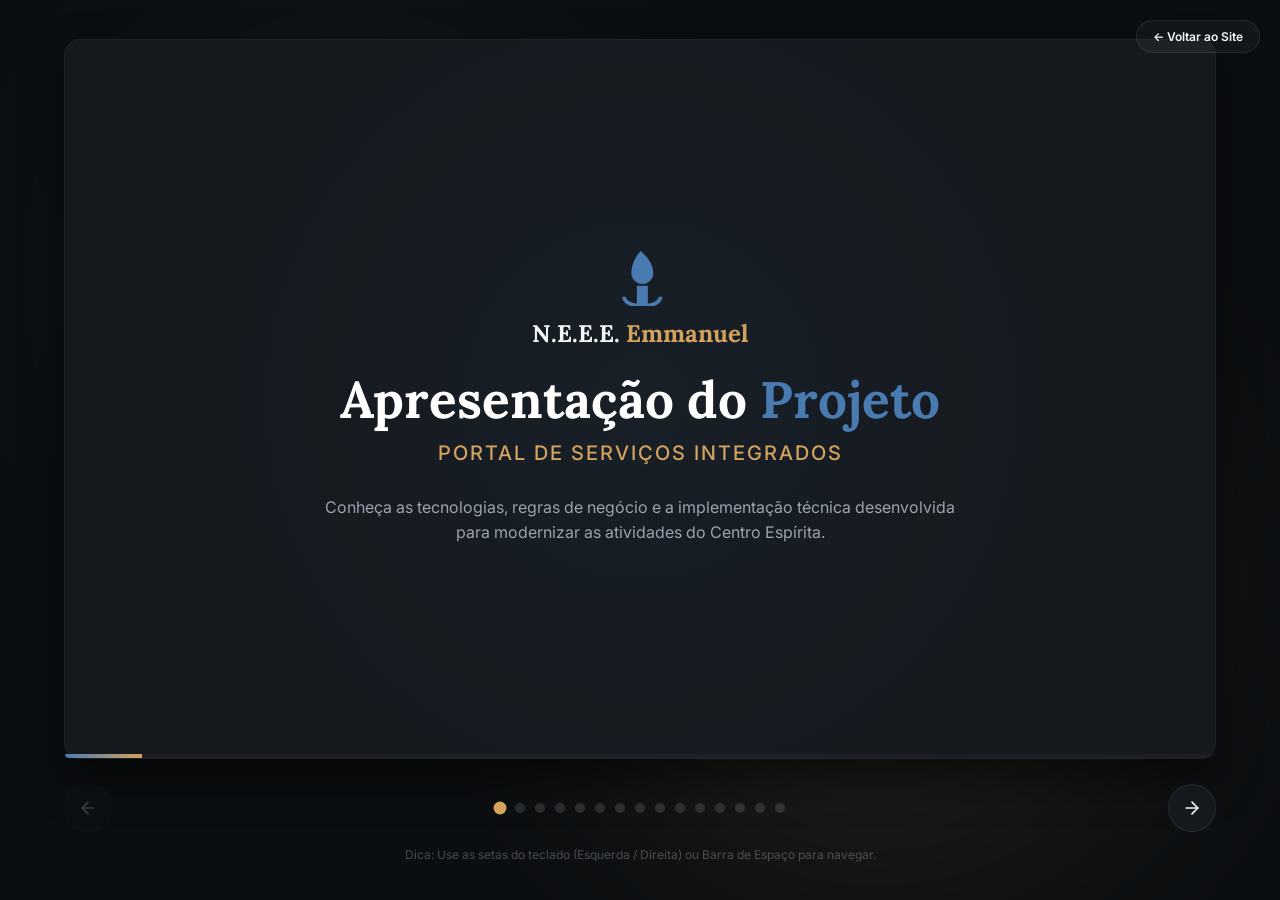
<file: slides.html>
<!DOCTYPE html>
<html lang="pt-BR">

<head>
    <meta charset="UTF-8">
    <meta name="viewport" content="width=device-width, initial-scale=1.0">
    <title>Apresentação do Projeto - N.E.E.E. Emmanuel</title>
    <link rel="preconnect" href="https://fonts.googleapis.com">
    <link rel="preconnect" href="https://fonts.gstatic.com" crossorigin>
    <link
        href="https://fonts.googleapis.com/css2?family=Inter:wght@300;400;500;600;700;800&family=Lora:ital,wght@0,400;0,500;0,600;0,700;1,400&display=swap"
        rel="stylesheet">
    <style>
        :root {
            --primary-color: #4A7BB0;
            --primary-hover: #355B86;
            --primary-light: #F0F5FA;
            --secondary-color: #D3A25D;
            --secondary-hover: #B58444;
            --bg-dark: #0B0E11;
            --bg-slide: #15191E;
            --text-light: #F4F6F8;
            --text-gray: #9CA3AF;
            --font-title: 'Lora', serif;
            --font-body: 'Inter', sans-serif;
            --transition: all 0.4s cubic-bezier(0.25, 0.8, 0.25, 1);
            --shadow: 0 20px 40px rgba(0, 0, 0, 0.5);
            --radius: 16px;
        }

        * {
            margin: 0;
            padding: 0;
            box-sizing: border-box;
        }

        body {
            font-family: var(--font-body);
            background-color: var(--bg-dark);
            color: var(--text-light);
            height: 100vh;
            overflow: hidden;
            display: flex;
            flex-direction: column;
            justify-content: center;
            align-items: center;
            position: relative;
        }

        .glowing-bg {
            position: absolute;
            top: 0;
            left: 0;
            width: 100vw;
            height: 100vh;
            overflow: hidden;
            z-index: 1;
            pointer-events: none;
        }

        .blob {
            position: absolute;
            border-radius: 50%;
            filter: blur(120px);
            opacity: 0.12;
            animation: float 20s infinite alternate ease-in-out;
        }

        .blob-1 {
            width: 450px;
            height: 450px;
            background-color: var(--primary-color);
            top: 5%;
            left: 10%;
        }

        .blob-2 {
            width: 550px;
            height: 550px;
            background-color: var(--secondary-color);
            bottom: 5%;
            right: 10%;
            animation-delay: -7s;
        }

        @keyframes float {
            0% {
                transform: translate(0, 0) scale(1);
            }

            50% {
                transform: translate(60px, 40px) scale(1.15);
            }

            100% {
                transform: translate(-40px, -60px) scale(0.9);
            }
        }

        .presentation-container {
            position: relative;
            width: 90vw;
            height: 80vh;
            max-width: 1200px;
            max-height: 720px;
            perspective: 1500px;
            z-index: 10;
        }

        .slide {
            position: absolute;
            top: 0;
            left: 0;
            width: 100%;
            height: 100%;
            background-color: var(--bg-slide);
            border-radius: var(--radius);
            padding: 45px 55px;
            box-shadow: var(--shadow);
            opacity: 0;
            visibility: hidden;
            transform: translateZ(-100px) scale(0.95);
            transition: var(--transition);
            display: flex;
            flex-direction: column;
            justify-content: space-between;
            border: 1px solid rgba(255, 255, 255, 0.04);
        }

        .slide.active {
            opacity: 1;
            visibility: visible;
            transform: translateZ(0) scale(1);
        }

        .slide.prev {
            transform: translateZ(-100px) scale(0.95);
            opacity: 0;
            visibility: hidden;
        }

        .slide-header {
            display: flex;
            justify-content: space-between;
            align-items: center;
            border-bottom: 1px solid rgba(255, 255, 255, 0.06);
            padding-bottom: 15px;
        }

        .slide-logo {
            display: flex;
            align-items: center;
            gap: 10px;
        }

        .logo-text {
            font-family: var(--font-title);
            font-size: 1.1rem;
            font-weight: 700;
        }

        .logo-text span {
            color: var(--secondary-color);
        }

        .slide-tag {
            font-size: 0.7rem;
            text-transform: uppercase;
            letter-spacing: 2px;
            color: var(--primary-color);
            font-weight: 800;
        }

        .slide-body {
            flex-grow: 1;
            display: flex;
            flex-direction: column;
            justify-content: center;
            margin: 25px 0;
        }

        .slide h2 {
            font-family: var(--font-title);
            font-size: 2.4rem;
            color: #FFFFFF;
            margin-bottom: 15px;
            line-height: 1.2;
        }

        .slide h2 span {
            color: var(--secondary-color);
        }

        .slide p {
            color: var(--text-gray);
            font-size: 1.1rem;
            line-height: 1.6;
            max-width: 850px;
        }

        .slide-footer {
            display: flex;
            justify-content: space-between;
            align-items: center;
            border-top: 1px solid rgba(255, 255, 255, 0.04);
            padding-top: 15px;
            font-size: 0.8rem;
            color: var(--text-gray);
            opacity: 0.8;
        }

        .slide-grid-2 {
            display: grid;
            grid-template-columns: 1.15fr 0.85fr;
            gap: 40px;
            align-items: center;
        }

        .slide-grid-3 {
            display: grid;
            grid-template-columns: repeat(3, 1fr);
            gap: 20px;
            margin-top: 10px;
        }

        .slide-card {
            background-color: rgba(255, 255, 255, 0.01);
            border: 1px solid rgba(255, 255, 255, 0.04);
            border-radius: 12px;
            padding: 24px;
            transition: var(--transition);
            height: 100%;
            display: flex;
            flex-direction: column;
            justify-content: space-between;
        }

        .slide-card:hover {
            background-color: rgba(255, 255, 255, 0.04);
            transform: translateY(-5px);
            border-color: var(--secondary-color);
            box-shadow: 0 10px 20px rgba(0, 0, 0, 0.2);
        }

        .slide-card h4 {
            font-size: 1.15rem;
            color: var(--secondary-color);
            margin-bottom: 8px;
            font-family: var(--font-title);
        }

        .slide-card p {
            font-size: 0.85rem;
            line-height: 1.5;
            color: var(--text-gray);
        }

        .slide-card .card-icon {
            font-size: 1.5rem;
            margin-bottom: 12px;
            background: rgba(255, 255, 255, 0.02);
            width: 45px;
            height: 45px;
            display: flex;
            align-items: center;
            justify-content: center;
            border-radius: 10px;
            border: 1px solid rgba(255, 255, 255, 0.04);
        }

        .slide-title-page {
            text-align: center;
            align-items: center;
            justify-content: center;
            background: radial-gradient(circle at center, rgba(74, 123, 176, 0.06) 0%, rgba(21, 25, 30, 0) 70%), var(--bg-slide);
        }

        .slide-title-page .logo-container {
            margin-bottom: 20px;
            display: flex;
            flex-direction: column;
            align-items: center;
            gap: 12px;
        }

        .slide-title-page h1 {
            font-family: var(--font-title);
            font-size: 3.2rem;
            line-height: 1.2;
            color: #FFFFFF;
            margin-bottom: 10px;
        }

        .slide-title-page h1 span {
            color: var(--primary-color);
        }

        .slide-title-page h3 {
            font-size: 1.25rem;
            font-weight: 500;
            color: var(--secondary-color);
            margin-bottom: 30px;
            letter-spacing: 2px;
            text-transform: uppercase;
        }

        .slide-title-page p {
            max-width: 650px;
            font-size: 1rem;
            color: var(--text-gray);
            margin: 0 auto;
        }

        .controls {
            display: flex;
            justify-content: space-between;
            align-items: center;
            width: 90vw;
            max-width: 1200px;
            margin-top: 25px;
            z-index: 10;
        }

        .btn-nav {
            background-color: var(--bg-slide);
            border: 1px solid rgba(255, 255, 255, 0.08);
            color: var(--text-light);
            width: 48px;
            height: 48px;
            border-radius: 50%;
            cursor: pointer;
            display: flex;
            justify-content: center;
            align-items: center;
            transition: var(--transition);
            outline: none;
        }

        .btn-nav:hover:not(:disabled) {
            background-color: var(--primary-color);
            border-color: var(--primary-color);
            transform: scale(1.05);
        }

        .btn-nav:disabled {
            opacity: 0.2;
            cursor: not-allowed;
        }

        .pagination {
            display: flex;
            gap: 10px;
        }

        .dot {
            width: 10px;
            height: 10px;
            border-radius: 50%;
            background-color: rgba(255, 255, 255, 0.12);
            cursor: pointer;
            transition: var(--transition);
        }

        .dot.active {
            background-color: var(--secondary-color);
            transform: scale(1.3);
        }

        .progress-container {
            width: 100%;
            height: 4px;
            background-color: rgba(255, 255, 255, 0.03);
            position: absolute;
            bottom: 0;
            left: 0;
            border-radius: 0 0 var(--radius) var(--radius);
            overflow: hidden;
        }

        .progress-bar {
            height: 100%;
            width: 0%;
            background: linear-gradient(90deg, var(--primary-color), var(--secondary-color));
            transition: width 0.4s ease;
        }

        ul.slide-list {
            list-style: none;
            margin-top: 15px;
        }

        ul.slide-list li {
            position: relative;
            padding-left: 26px;
            margin-bottom: 12px;
            font-size: 1rem;
            color: var(--text-gray);
        }

        ul.slide-list li::before {
            content: "✓";
            position: absolute;
            left: 0;
            color: var(--secondary-color);
            font-weight: 800;
        }

        .tech-badges {
            display: flex;
            flex-wrap: wrap;
            gap: 8px;
            margin-top: 12px;
        }

        .tech-badge {
            background-color: rgba(74, 123, 176, 0.1);
            color: var(--primary-color);
            border: 1px solid rgba(74, 123, 176, 0.2);
            padding: 4px 10px;
            border-radius: 20px;
            font-size: 0.75rem;
            font-weight: 600;
        }

        .tech-badge.sec {
            background-color: rgba(211, 162, 93, 0.1);
            color: var(--secondary-color);
            border: 1px solid rgba(211, 162, 93, 0.2);
        }

        .shortcuts-tip {
            font-size: 0.75rem;
            color: var(--text-gray);
            opacity: 0.4;
            text-align: center;
            margin-top: 15px;
            z-index: 10;
        }

        .nav-home-btn {
            position: absolute;
            top: 20px;
            right: 20px;
            background-color: rgba(255, 255, 255, 0.04);
            border: 1px solid rgba(255, 255, 255, 0.08);
            color: var(--text-light);
            text-decoration: none;
            padding: 8px 16px;
            border-radius: 30px;
            font-size: 0.75rem;
            font-weight: 600;
            transition: var(--transition);
            z-index: 100;
        }

        .nav-home-btn:hover {
            background-color: var(--primary-color);
            border-color: var(--primary-color);
        }

        .terminal-window {
            background-color: #090C0E;
            border: 1px solid rgba(255, 255, 255, 0.06);
            border-radius: 10px;
            overflow: hidden;
            box-shadow: 0 10px 30px rgba(0, 0, 0, 0.4);
            width: 100%;
        }

        .terminal-header {
            background-color: rgba(255, 255, 255, 0.02);
            padding: 10px 14px;
            display: flex;
            align-items: center;
            gap: 6px;
            border-bottom: 1px solid rgba(255, 255, 255, 0.04);
        }

        .terminal-dot {
            width: 8px;
            height: 8px;
            border-radius: 50%;
        }

        .dot-red {
            background-color: #FF5F56;
        }

        .dot-yellow {
            background-color: #FFBD2E;
        }

        .dot-green {
            background-color: #27C93F;
        }

        .terminal-title {
            margin-left: auto;
            margin-right: auto;
            font-size: 0.7rem;
            color: var(--text-gray);
            letter-spacing: 0.5px;
        }

        .terminal-body {
            padding: 16px 20px;
        }

        .code-container {
            margin: 0;
            overflow-x: auto;
            max-height: 250px;
            text-align: left;
        }

        .code-snippet {
            font-family: 'Consolas', 'Fira Code', 'Courier New', Courier, monospace;
            font-size: 0.72rem;
            color: #ABB2BF;
            line-height: 1.45;
            white-space: pre;
            display: block;
        }
        
        .kw { color: #C678DD; font-weight: bold; } /* keyword */
        .fn { color: #61AFEF; } /* function */
        .str { color: #98C379; } /* string */
        .cmt { color: #5C6370; font-style: italic; } /* comment */
        .num { color: #D19A66; } /* number */
        .op { color: #56B6C2; } /* operator */
        .typ { color: #E5C07B; } /* type/class */
        .var { color: #E06C75; } /* variable/property */

        @media (max-width: 768px) {
            body {
                overflow-y: auto;
                height: auto;
                padding: 40px 10px;
            }

            .presentation-container {
                width: 95vw;
                height: auto;
                min-height: 80vh;
            }

            .slide {
                position: relative;
                height: auto;
                padding: 30px 20px;
                opacity: 0;
                display: none;
                margin-bottom: 0;
            }

            .slide.active {
                opacity: 1;
                display: flex;
            }

            .slide h2 {
                font-size: 1.8rem;
            }

            .slide p {
                font-size: 0.95rem;
            }

            .slide-grid-2,
            .slide-grid-3 {
                grid-template-columns: 1fr;
                gap: 20px;
            }

            .slide-card {
                padding: 16px;
            }

            .controls {
                width: 95vw;
                margin-top: 15px;
            }

            .nav-home-btn {
                position: fixed;
                top: 10px;
                right: 10px;
                padding: 6px 12px;
                font-size: 0.7rem;
            }
        }
    </style>
</head>

<body>

    <div class="glowing-bg">
        <div class="blob blob-1"></div>
        <div class="blob blob-2"></div>
    </div>

    <a href="index.html" class="nav-home-btn">← Voltar ao Site</a>

    <div class="presentation-container">

        <div class="slide slide-title-page active">
            <div class="logo-container">
                <svg width="55" height="55" viewBox="0 0 24 30" fill="none" xmlns="http://www.w3.org/2000/svg">
                    <path
                        d="M12 0C12 0 7 5.37258 7 12C7 15.3137 9.68629 18 13 18C16.3137 18 19 15.3137 19 12C19 5.37258 12 0 12 0Z"
                        fill="var(--primary-color)" />
                    <rect x="10" y="19" width="6" height="11" fill="var(--primary-color)" />
                    <path d="M3 25C3 25 3 30 13 30C23 30 23 25 23 25" stroke="var(--primary-color)" stroke-width="2" />
                </svg>
                <div class="logo-text" style="font-size: 1.5rem;">N.E.E.E. <span>Emmanuel</span></div>
            </div>
            <h1>Apresentação do <span>Projeto</span></h1>
            <h3>Portal de Serviços Integrados</h3>
            <p>Conheça as tecnologias, regras de negócio e a implementação técnica desenvolvida para modernizar as atividades do Centro Espírita.</p>
            <div class="progress-container">
                <div class="progress-bar"></div>
            </div>
        </div>

        <div class="slide">
            <div class="slide-header">
                <div class="slide-logo">
                    <svg width="20" height="20" viewBox="0 0 24 30" fill="none" xmlns="http://www.w3.org/2000/svg">
                        <path d="M12 0C12 0 7 5.37258 7 12C7 15.3137 9.68629 18 13 18C16.3137 18 19 15.3137 19 12C19 5.37258 12 0 12 0Z" fill="var(--primary-color)" />
                        <rect x="10" y="19" width="6" height="11" fill="var(--primary-color)" />
                        <path d="M3 25C3 25 3 30 13 30C23 30 23 25 23 25" stroke="var(--primary-color)" stroke-width="2" />
                    </svg>
                    <span class="logo-text">PORTAL <span>Emmanuel</span></span>
                </div>
                <span class="slide-tag">01 / O Centro Espírita</span>
            </div>
            <div class="slide-body">
                <div class="slide-grid-2">
                    <div>
                        <h2>O que é o <span>N.E.E.E. Emmanuel</span>?</h2>
                        <p>Fundado em <strong>1969</strong> em Mairiporã - SP, o Núcleo de Estudos Espíritas Emmanuel é uma instituição filantrópica que promove o estudo e a prática da doutrina espírita, além de prestar relevante apoio social à comunidade local.</p>
                        <ul class="slide-list">
                            <li><strong>Estudo Doutrinário:</strong> Cursos sistemáticos e palestras públicas regulares.</li>
                            <li><strong>Bazar Solidário:</strong> Captação de recursos via brechó interno ("Breshopping").</li>
                            <li><strong>Biblioteca:</strong> Difusão de livros espíritas clássicos e contemporâneos.</li>
                            <li><strong>Conversa Fraterna:</strong> Atendimento espiritual e acolhimento emocional.</li>
                        </ul>
                    </div>
                    <div style="text-align: center; font-size: 7.5rem; opacity: 0.12; user-select: none;">🏡</div>
                </div>
            </div>
            <div class="slide-footer">
                <span>Projeto Portal de Serviços NEEE</span>
                <span>Slide 2 de 15</span>
            </div>
            <div class="progress-container">
                <div class="progress-bar"></div>
            </div>
        </div>

        <div class="slide">
            <div class="slide-header">
                <div class="slide-logo">
                    <svg width="20" height="20" viewBox="0 0 24 30" fill="none" xmlns="http://www.w3.org/2000/svg">
                        <path d="M12 0C12 0 7 5.37258 7 12C7 15.3137 9.68629 18 13 18C16.3137 18 19 15.3137 19 12C19 5.37258 12 0 12 0Z" fill="var(--primary-color)" />
                        <rect x="10" y="19" width="6" height="11" fill="var(--primary-color)" />
                        <path d="M3 25C3 25 3 30 13 30C23 30 23 25 23 25" stroke="var(--primary-color)" stroke-width="2" />
                    </svg>
                    <span class="logo-text">PORTAL <span>Emmanuel</span></span>
                </div>
                <span class="slide-tag">02 / O Desafio</span>
            </div>
            <div class="slide-body">
                <div class="slide-grid-2">
                    <div>
                        <h2>Modernização <span>Sem Servidor</span></h2>
                        <p>O desafio consistiu em desenhar e implementar um sistema interativo para gerir os serviços de assistência, empréstimos e vendas com restrições severas de infraestrutura.</p>
                        <ul class="slide-list">
                            <li><strong>Custo Zero de Hospedagem:</strong> Operação inteiramente estática (Client-Side).</li>
                            <li><strong>Segurança por Isolamento:</strong> Informações críticas dos leitores e agendamentos mantidas apenas localmente.</li>
                            <li><strong>Simulação de Alta Fidelidade:</strong> Operação reativa contendo controles e validações realistas de um banco de dados dinâmico.</li>
                        </ul>
                    </div>
                    <div style="text-align: center; font-size: 7.5rem; opacity: 0.12; user-select: none;">🎯</div>
                </div>
            </div>
            <div class="slide-footer">
                <span>Projeto Portal de Serviços NEEE</span>
                <span>Slide 3 de 15</span>
            </div>
            <div class="progress-container">
                <div class="progress-bar"></div>
            </div>
        </div>

        <div class="slide">
            <div class="slide-header">
                <div class="slide-logo">
                    <svg width="20" height="20" viewBox="0 0 24 30" fill="none" xmlns="http://www.w3.org/2000/svg">
                        <path d="M12 0C12 0 7 5.37258 7 12C7 15.3137 9.68629 18 13 18C16.3137 18 19 15.3137 19 12C19 5.37258 12 0 12 0Z" fill="var(--primary-color)" />
                        <rect x="10" y="19" width="6" height="11" fill="var(--primary-color)" />
                        <path d="M3 25C3 25 3 30 13 30C23 30 23 25 23 25" stroke="var(--primary-color)" stroke-width="2" />
                    </svg>
                    <span class="logo-text">PORTAL <span>Emmanuel</span></span>
                </div>
                <span class="slide-tag">03 / Portal de Serviços</span>
            </div>
            <div class="slide-body">
                <h2>Módulos do <span>Sistema</span></h2>
                <p style="margin-bottom: 12px;">A interface unifica os processos da instituição em quatro grandes pilares funcionais:</p>
                <div class="slide-grid-3">
                    <div class="slide-card">
                        <div>
                            <div class="card-icon">📊</div>
                            <h4>Painel Geral</h4>
                            <p>Dashboard central com contadores dinâmicos de livros, itens em estoque e voluntários ativos.</p>
                        </div>
                    </div>
                    <div class="slide-card">
                        <div>
                            <div class="card-icon">🛍️</div>
                            <h4>Breshopping</h4>
                            <p>Catálogo reativo para gerenciar vendas, carrinho de compras, cálculo de desconto social e recibos.</p>
                        </div>
                    </div>
                    <div class="slide-card">
                        <div>
                            <div class="card-icon">📚</div>
                            <h4>Biblioteca Modesto</h4>
                            <p>Controle do acervo de livros espíritas com busca instantânea e formulário modal de reserva.</p>
                        </div>
                    </div>
                </div>
            </div>
            <div class="slide-footer">
                <span>Projeto Portal de Serviços NEEE</span>
                <span>Slide 4 de 15</span>
            </div>
            <div class="progress-container">
                <div class="progress-bar"></div>
            </div>
        </div>

        <div class="slide">
            <div class="slide-header">
                <div class="slide-logo">
                    <svg width="20" height="20" viewBox="0 0 24 30" fill="none" xmlns="http://www.w3.org/2000/svg">
                        <path d="M12 0C12 0 7 5.37258 7 12C7 15.3137 9.68629 18 13 18C16.3137 18 19 15.3137 19 12C19 5.37258 12 0 12 0Z" fill="var(--primary-color)" />
                        <rect x="10" y="19" width="6" height="11" fill="var(--primary-color)" />
                        <path d="M3 25C3 25 3 30 13 30C23 30 23 25 23 25" stroke="var(--primary-color)" stroke-width="2" />
                    </svg>
                    <span class="logo-text">PORTAL <span>Emmanuel</span></span>
                </div>
                <span class="slide-tag">04 / Breshopping</span>
            </div>
            <div class="slide-body">
                <div class="slide-grid-2">
                    <div>
                        <h2>Breshopping <span>Beneficente</span></h2>
                        <p>O bazar capta fundos para assistência social. A versão digital simula e gerencia o fluxo de controle de produtos.</p>
                        <ul class="slide-list">
                            <li><strong>Estoque Reativo:</strong> O estoque físico do catálogo diminui de forma reativa a cada compra finalizada.</li>
                            <li><strong>Desconto Social:</strong> Aplicação opcional e imediata de 10% de dedução no total da compra para famílias cadastradas.</li>
                            <li><strong>Cupom de Venda:</strong> Emissão de nota fiscal simulada contendo código de venda e itens adquiridos.</li>
                        </ul>
                    </div>
                    <div style="text-align: center; font-size: 7.5rem; opacity: 0.12; user-select: none;">🛍️</div>
                </div>
            </div>
            <div class="slide-footer">
                <span>Projeto Portal de Serviços NEEE</span>
                <span>Slide 5 de 15</span>
            </div>
            <div class="progress-container">
                <div class="progress-bar"></div>
            </div>
        </div>

        <div class="slide">
            <div class="slide-header">
                <div class="slide-logo">
                    <svg width="20" height="20" viewBox="0 0 24 30" fill="none" xmlns="http://www.w3.org/2000/svg">
                        <path d="M12 0C12 0 7 5.37258 7 12C7 15.3137 9.68629 18 13 18C16.3137 18 19 15.3137 19 12C19 5.37258 12 0 12 0Z" fill="var(--primary-color)" />
                        <rect x="10" y="19" width="6" height="11" fill="var(--primary-color)" />
                        <path d="M3 25C3 25 3 30 13 30C23 30 23 25 23 25" stroke="var(--primary-color)" stroke-width="2" />
                    </svg>
                    <span class="logo-text">PORTAL <span>Emmanuel</span></span>
                </div>
                <span class="slide-tag">05 / Implementação</span>
            </div>
            <div class="slide-body">
                <div class="slide-grid-2">
                    <div>
                        <h2>Lógica de <span>Checkout</span></h2>
                        <p>Redução dinâmica do estoque após validação da sacola. O cálculo consolida descontos de forma reativa no ato do encerramento.</p>
                        <ul class="slide-list" style="font-size: 0.85rem;">
                            <li>Atualiza o array de estoque global em memória.</li>
                            <li>Aplica desconto e formata o comprovante.</li>
                            <li>Invoca a atualização visual e persiste os dados.</li>
                        </ul>
                    </div>
                    <div class="terminal-window">
                        <div class="terminal-header">
                            <div class="terminal-dot dot-red"></div>
                            <div class="terminal-dot dot-yellow"></div>
                            <div class="terminal-dot dot-green"></div>
                            <span class="terminal-title">portal.js &gt; checkout()</span>
                        </div>
                        <div class="terminal-body code-container">
                            <pre class="code-snippet"><code><span class="kw">function</span> <span class="fn">checkout</span>() {
    <span class="kw">if</span> (<span class="var">cart</span>.<span class="var">length</span> === <span class="num">0</span>) <span class="kw">return</span>;
    <span class="var">cart</span>.<span class="fn">forEach</span>(<span class="var">item</span> <span class="op">=&gt;</span> {
        <span class="kw">const</span> <span class="var">idx</span> = <span class="var">products</span>.<span class="fn">findIndex</span>(<span class="var">p</span> <span class="op">=&gt;</span> <span class="var">p</span>.<span class="var">id</span> === <span class="var">item</span>.<span class="var">id</span>);
        <span class="kw">if</span> (<span class="var">idx</span> !== -<span class="num">1</span>) {
            <span class="var">products</span>[<span class="var">idx</span>].<span class="var">stock</span> -= <span class="var">item</span>.<span class="var">qty</span>;
        }
    });
    <span class="kw">const</span> <span class="var">subtotal</span> = <span class="var">cart</span>.<span class="fn">reduce</span>((<span class="var">a</span>,<span class="var">i</span>)<span class="op">=&gt;</span><span class="var">a</span>+(<span class="var">i</span>.<span class="var">price</span>*<span class="var">i</span>.<span class="var">qty</span>), <span class="num">0</span>);
    <span class="kw">const</span> <span class="var">disc</span> = <span class="var">applyDiscountCb</span>.<span class="var">checked</span> ? <span class="var">subtotal</span> * <span class="num">0.1</span> : <span class="num">0</span>;
    <span class="fn">showReceipt</span>(<span class="var">subtotal</span>, <span class="var">disc</span>, <span class="var">subtotal</span> - <span class="var">disc</span>);
    <span class="var">cart</span> = [];
    <span class="fn">saveState</span>();
}</code></pre>
                        </div>
                    </div>
                </div>
            </div>
            <div class="slide-footer">
                <span>Projeto Portal de Serviços NEEE</span>
                <span>Slide 6 de 15</span>
            </div>
            <div class="progress-container">
                <div class="progress-bar"></div>
            </div>
        </div>

        <div class="slide">
            <div class="slide-header">
                <div class="slide-logo">
                    <svg width="20" height="20" viewBox="0 0 24 30" fill="none" xmlns="http://www.w3.org/2000/svg">
                        <path d="M12 0C12 0 7 5.37258 7 12C7 15.3137 9.68629 18 13 18C16.3137 18 19 15.3137 19 12C19 5.37258 12 0 12 0Z" fill="var(--primary-color)" />
                        <rect x="10" y="19" width="6" height="11" fill="var(--primary-color)" />
                        <path d="M3 25C3 25 3 30 13 30C23 30 23 25 23 25" stroke="var(--primary-color)" stroke-width="2" />
                    </svg>
                    <span class="logo-text">PORTAL <span>Emmanuel</span></span>
                </div>
                <span class="slide-tag">06 / Biblioteca</span>
            </div>
            <div class="slide-body">
                <div class="slide-grid-2">
                    <div>
                        <h2>Biblioteca <span>Modesto Cravo</span></h2>
                        <p>O acervo abriga obras fundamentais e romances instrutivos para empréstimo. O portal simula a triagem e o controle de reservas.</p>
                        <ul class="slide-list">
                            <li><strong>Busca Inteligente:</strong> Filtros textuais em tempo real cruzando títulos e autores no catálogo.</li>
                            <li><strong>Modais de Reserva:</strong> Popup para captura de dados do leitor (Nome e Telefone) sem recarregar a página.</li>
                            <li><strong>Mudança de Estado:</strong> Bloqueio automático de obras sob reserva ('Disponível' para 'Reservado').</li>
                        </ul>
                    </div>
                    <div style="text-align: center; font-size: 7.5rem; opacity: 0.12; user-select: none;">📚</div>
                </div>
            </div>
            <div class="slide-footer">
                <span>Projeto Portal de Serviços NEEE</span>
                <span>Slide 7 de 15</span>
            </div>
            <div class="progress-container">
                <div class="progress-bar"></div>
            </div>
        </div>

        <div class="slide">
            <div class="slide-header">
                <div class="slide-logo">
                    <svg width="20" height="20" viewBox="0 0 24 30" fill="none" xmlns="http://www.w3.org/2000/svg">
                        <path d="M12 0C12 0 7 5.37258 7 12C7 15.3137 9.68629 18 13 18C16.3137 18 19 15.3137 19 12C19 5.37258 12 0 12 0Z" fill="var(--primary-color)" />
                        <rect x="10" y="19" width="6" height="11" fill="var(--primary-color)" />
                        <path d="M3 25C3 25 3 30 13 30C23 30 23 25 23 25" stroke="var(--primary-color)" stroke-width="2" />
                    </svg>
                    <span class="logo-text">PORTAL <span>Emmanuel</span></span>
                </div>
                <span class="slide-tag">07 / Implementação</span>
            </div>
            <div class="slide-body">
                <div class="slide-grid-2">
                    <div>
                        <h2>Fluxo de <span>Reserva</span></h2>
                        <p>O envio do formulário altera reativamente o status do livro físico e registra a intenção de retirada, atualizando a fila do dashboard do leitor.</p>
                        <ul class="slide-list" style="font-size: 0.85rem;">
                            <li>Previne o recarregamento com `e.preventDefault()`.</li>
                            <li>Gera um ID único usando timestamp (`Date.now()`).</li>
                            <li>Realiza renderização subsequente de atualização.</li>
                        </ul>
                    </div>
                    <div class="terminal-window">
                        <div class="terminal-header">
                            <div class="terminal-dot dot-red"></div>
                            <div class="terminal-dot dot-yellow"></div>
                            <div class="terminal-dot dot-green"></div>
                            <span class="terminal-title">portal.js &gt; submitReserve</span>
                        </div>
                        <div class="terminal-body code-container">
                            <pre class="code-snippet"><code><span class="var">formBookReserve</span>.<span class="fn">addEventListener</span>(<span class="str">"submit"</span>, <span class="kw">function</span>(<span class="var">e</span>) {
    <span class="var">e</span>.<span class="fn">preventDefault</span>();
    <span class="kw">const</span> <span class="var">bookId</span> = <span class="fn">parseInt</span>(<span class="var">document</span>.<span class="fn">getElementById</span>(<span class="str">"modal-book-id"</span>).<span class="var">value</span>);
    <span class="kw">const</span> <span class="var">name</span> = <span class="var">document</span>.<span class="fn">getElementById</span>(<span class="str">"reserve-name"</span>).<span class="var">value</span>;
    <span class="kw">const</span> <span class="var">idx</span> = <span class="var">books</span>.<span class="fn">findIndex</span>(<span class="var">b</span> <span class="op">=&gt;</span> <span class="var">b</span>.<span class="var">id</span> === <span class="var">bookId</span>);
    
    if (<span class="var">idx</span> !== -<span class="num">1</span> <span class="op">&amp;&amp;</span> <span class="var">books</span>[<span class="var">idx</span>].<span class="var">status</span> === <span class="str">"Disponível"</span>) {
        <span class="var">books</span>[<span class="var">idx</span>].<span class="var">status</span> = <span class="str">"Reservado"</span>;
        <span class="var">reservas</span>.<span class="fn">push</span>({ id: <span class="typ">Date</span>.<span class="fn">now</span>(), <span class="var">bookId</span>, readerName: <span class="var">name</span> });
        <span class="fn">saveState</span>();
        <span class="fn">renderBooks</span>();
        <span class="fn">closeReserveModal</span>();
    }
});</code></pre>
                        </div>
                    </div>
                </div>
            </div>
            <div class="slide-footer">
                <span>Projeto Portal de Serviços NEEE</span>
                <span>Slide 8 de 15</span>
            </div>
            <div class="progress-container">
                <div class="progress-bar"></div>
            </div>
        </div>

        <div class="slide">
            <div class="slide-header">
                <div class="slide-logo">
                    <svg width="20" height="20" viewBox="0 0 24 30" fill="none" xmlns="http://www.w3.org/2000/svg">
                        <path d="M12 0C12 0 7 5.37258 7 12C7 15.3137 9.68629 18 13 18C16.3137 18 19 15.3137 19 12C19 5.37258 12 0 12 0Z" fill="var(--primary-color)" />
                        <rect x="10" y="19" width="6" height="11" fill="var(--primary-color)" />
                        <path d="M3 25C3 25 3 30 13 30C23 30 23 25 23 25" stroke="var(--primary-color)" stroke-width="2" />
                    </svg>
                    <span class="logo-text">PORTAL <span>Emmanuel</span></span>
                </div>
                <span class="slide-tag">08 / Agendamentos</span>
            </div>
            <div class="slide-body">
                <div class="slide-grid-2">
                    <div>
                        <h2>Acolhimento <span>Fraterno</span></h2>
                        <p>O Acolhimento Fraterno é uma conversa individual e privativa de amparo. O portal simula a solicitação respeitando as regras físicas de calendário.</p>
                        <ul class="slide-list">
                            <li><strong>Regra do Dia Fixo:</strong> Os atendimentos no centro físico ocorrem estritamente às terças-feiras. O formulário rejeita outros dias.</li>
                            <li><strong>Validação Temporal:</strong> Bloqueio de agendamento retroativo (datas no passado).</li>
                            <li><strong>Gestão de Escalas:</strong> Centralização de voluntários e atribuição rápida de tarefas de apoio.</li>
                        </ul>
                    </div>
                    <div style="text-align: center; font-size: 7.5rem; opacity: 0.12; user-select: none;">🗓️</div>
                </div>
            </div>
            <div class="slide-footer">
                <span>Projeto Portal de Serviços NEEE</span>
                <span>Slide 9 de 15</span>
            </div>
            <div class="progress-container">
                <div class="progress-bar"></div>
            </div>
        </div>

        <div class="slide">
            <div class="slide-header">
                <div class="slide-logo">
                    <svg width="20" height="20" viewBox="0 0 24 30" fill="none" xmlns="http://www.w3.org/2000/svg">
                        <path d="M12 0C12 0 7 5.37258 7 12C7 15.3137 9.68629 18 13 18C16.3137 18 19 15.3137 19 12C19 5.37258 12 0 12 0Z" fill="var(--primary-color)" />
                        <rect x="10" y="19" width="6" height="11" fill="var(--primary-color)" />
                        <path d="M3 25C3 25 3 30 13 30C23 30 23 25 23 25" stroke="var(--primary-color)" stroke-width="2" />
                    </svg>
                    <span class="logo-text">PORTAL <span>Emmanuel</span></span>
                </div>
                <span class="slide-tag">09 / Implementação</span>
            </div>
            <div class="slide-body">
                <div class="slide-grid-2">
                    <div>
                        <h2>Validação <span>Temporal</span></h2>
                        <p>O processamento do formulário de agendamento bloqueia datas inválidas por meio de operações sobre objetos `Date` nativos do JavaScript.</p>
                        <ul class="slide-list" style="font-size: 0.85rem;">
                            <li>Compara o timestamp selecionado com o início do dia de hoje.</li>
                            <li>Usa `getDay() !== 2` para rejeitar datas fora de terças-feiras.</li>
                        </ul>
                    </div>
                    <div class="terminal-window">
                        <div class="terminal-header">
                            <div class="terminal-dot dot-red"></div>
                            <div class="terminal-dot dot-yellow"></div>
                            <div class="terminal-dot dot-green"></div>
                            <span class="terminal-title">portal.js &gt; dateValidation</span>
                        </div>
                        <div class="terminal-body code-container">
                            <pre class="code-snippet"><code><span class="kw">const</span> <span class="var">parts</span> = <span class="var">dateVal</span>.<span class="fn">split</span>(<span class="str">"-"</span>);
<span class="kw">const</span> <span class="var">selectedDate</span> = <span class="kw">new</span> <span class="typ">Date</span>(
    <span class="fn">parseInt</span>(<span class="var">parts</span>[<span class="num">0</span>]), 
    <span class="fn">parseInt</span>(<span class="var">parts</span>[<span class="num">1</span>]) - <span class="num">1</span>, 
    <span class="fn">parseInt</span>(<span class="var">parts</span>[<span class="num">2</span>])
);
<span class="kw">const</span> <span class="var">today</span> = <span class="kw">new</span> <span class="typ">Date</span>();
<span class="var">today</span>.<span class="fn">setHours</span>(<span class="num">0</span>,<span class="num">0</span>,<span class="num">0</span>,<span class="num">0</span>);

<span class="kw">if</span> (<span class="var">selectedDate</span> <span class="op">&lt;</span> <span class="var">today</span>) {
    <span class="fn">alert</span>(<span class="str">"Selecione uma data futura."</span>); <span class="kw">return</span>;
}
<span class="kw">if</span> (<span class="var">selectedDate</span>.<span class="fn">getDay</span>() !== <span class="num">2</span>) {
    <span class="fn">alert</span>(<span class="str">"O acolhimento ocorre apenas às terças-feiras."</span>); <span class="kw">return</span>;
}</code></pre>
                        </div>
                    </div>
                </div>
            </div>
            <div class="slide-footer">
                <span>Projeto Portal de Serviços NEEE</span>
                <span>Slide 10 de 15</span>
            </div>
            <div class="progress-container">
                <div class="progress-bar"></div>
            </div>
        </div>

        <div class="slide">
            <div class="slide-header">
                <div class="slide-logo">
                    <svg width="20" height="20" viewBox="0 0 24 30" fill="none" xmlns="http://www.w3.org/2000/svg">
                        <path d="M12 0C12 0 7 5.37258 7 12C7 15.3137 9.68629 18 13 18C16.3137 18 19 15.3137 19 12C19 5.37258 12 0 12 0Z" fill="var(--primary-color)" />
                        <rect x="10" y="19" width="6" height="11" fill="var(--primary-color)" />
                        <path d="M3 25C3 25 3 30 13 30C23 30 23 25 23 25" stroke="var(--primary-color)" stroke-width="2" />
                    </svg>
                    <span class="logo-text">PORTAL <span>Emmanuel</span></span>
                </div>
                <span class="slide-tag">10 / Voluntariado</span>
            </div>
            <div class="slide-body">
                <div class="slide-grid-2">
                    <div>
                        <h2>Candidatura a <span>Voluntário</span></h2>
                        <p>O apoio às ações sociais depende de voluntários. A escala é gerida de forma reativa a partir de formulários de intenção segmentados.</p>
                        <ul class="slide-list" style="font-size: 0.85rem;">
                            <li>Registro com prevenção de refresh nativo.</li>
                            <li>Definição reativa de áreas (Bazar, Cantina, Biblioteca).</li>
                            <li>Lista dinâmica com opção de exclusão imediata.</li>
                        </ul>
                    </div>
                    <div class="terminal-window">
                        <div class="terminal-header">
                            <div class="terminal-dot dot-red"></div>
                            <div class="terminal-dot dot-yellow"></div>
                            <div class="terminal-dot dot-green"></div>
                            <span class="terminal-title">portal.js &gt; voluntariado</span>
                        </div>
                        <div class="terminal-body code-container">
                            <pre class="code-snippet"><code><span class="var">formVoluntariado</span>.<span class="fn">addEventListener</span>(<span class="str">"submit"</span>, <span class="kw">function</span>(<span class="var">e</span>) {
    <span class="var">e</span>.<span class="fn">preventDefault</span>();
    <span class="kw">const</span> <span class="var">name</span> = <span class="var">document</span>.<span class="fn">getElementById</span>(<span class="str">"v-name"</span>).<span class="var">value</span>;
    <span class="kw">const</span> <span class="var">role</span> = <span class="var">document</span>.<span class="fn">getElementById</span>(<span class="str">"v-role"</span>).<span class="var">value</span>;
    <span class="var">voluntarios</span>.<span class="fn">push</span>({
        id: <span class="typ">Date</span>.<span class="fn">now</span>(),
        name: <span class="var">name</span>,
        role: <span class="var">role</span>
    });
    <span class="fn">saveState</span>();
    <span class="var">formVoluntariado</span>.<span class="fn">reset</span>();
    <span class="fn">renderVoluntarios</span>();
});</code></pre>
                        </div>
                    </div>
                </div>
            </div>
            <div class="slide-footer">
                <span>Projeto Portal de Serviços NEEE</span>
                <span>Slide 11 de 15</span>
            </div>
            <div class="progress-container">
                <div class="progress-bar"></div>
            </div>
        </div>

        <div class="slide">
            <div class="slide-header">
                <div class="slide-logo">
                    <svg width="20" height="20" viewBox="0 0 24 30" fill="none" xmlns="http://www.w3.org/2000/svg">
                        <path d="M12 0C12 0 7 5.37258 7 12C7 15.3137 9.68629 18 13 18C16.3137 18 19 15.3137 19 12C19 5.37258 12 0 12 0Z" fill="var(--primary-color)" />
                        <rect x="10" y="19" width="6" height="11" fill="var(--primary-color)" />
                        <path d="M3 25C3 25 3 30 13 30C23 30 23 25 23 25" stroke="var(--primary-color)" stroke-width="2" />
                    </svg>
                    <span class="logo-text">PORTAL <span>Emmanuel</span></span>
                </div>
                <span class="slide-tag">11 / Indicadores</span>
            </div>
            <div class="slide-body">
                <div class="slide-grid-2">
                    <div>
                        <h2>Painel Geral de <span>Controle</span></h2>
                        <p>O painel inicial consolida os indicadores dos serviços integrados, gerando contadores dinâmicos a partir do estado atual da aplicação.</p>
                        <ul class="slide-list" style="font-size: 0.85rem;">
                            <li>Sincronização dinâmica após qualquer salvamento.</li>
                            <li>Uso do método `reduce` para acumular a quantidade de estoque.</li>
                            <li>Atualização reativa dos elementos HTML do DOM.</li>
                        </ul>
                    </div>
                    <div class="terminal-window">
                        <div class="terminal-header">
                            <div class="terminal-dot dot-red"></div>
                            <div class="terminal-dot dot-yellow"></div>
                            <div class="terminal-dot dot-green"></div>
                            <span class="terminal-title">portal.js &gt; updateStats()</span>
                        </div>
                        <div class="terminal-body code-container">
                            <pre class="code-snippet"><code><span class="kw">function</span> <span class="fn">updateStats</span>() {
    <span class="kw">const</span> <span class="var">bkEl</span> = <span class="var">document</span>.<span class="fn">getElementById</span>(<span class="str">"count-books"</span>);
    <span class="kw">const</span> <span class="var">itEl</span> = <span class="var">document</span>.<span class="fn">getElementById</span>(<span class="str">"count-items"</span>);
    <span class="kw">const</span> <span class="var">vEl</span> = <span class="var">document</span>.<span class="fn">getElementById</span>(<span class="str">"count-volunteers"</span>);

    <span class="kw">if</span> (<span class="var">bkEl</span>) <span class="var">bkEl</span>.<span class="var">textContent</span> = <span class="var">books</span>.<span class="var">length</span>;
    <span class="kw">if</span> (<span class="var">itEl</span>) {
        <span class="var">itEl</span>.<span class="var">textContent</span> = <span class="var">products</span>.<span class="fn">reduce</span>(
            (<span class="var">acc</span>, <span class="var">p</span>) <span class="op">=&gt;</span> <span class="var">acc</span> + <span class="var">p</span>.<span class="var">stock</span>, <span class="num">0</span>
        );
    }
    <span class="kw">if</span> (<span class="var">vEl</span>) <span class="var">vEl</span>.<span class="var">textContent</span> = <span class="var">voluntarios</span>.<span class="var">length</span>;
}</code></pre>
                        </div>
                    </div>
                </div>
            </div>
            <div class="slide-footer">
                <span>Projeto Portal de Serviços NEEE</span>
                <span>Slide 12 de 15</span>
            </div>
            <div class="progress-container">
                <div class="progress-bar"></div>
            </div>
        </div>

        <div class="slide">
            <div class="slide-header">
                <div class="slide-logo">
                    <svg width="20" height="20" viewBox="0 0 24 30" fill="none" xmlns="http://www.w3.org/2000/svg">
                        <path d="M12 0C12 0 7 5.37258 7 12C7 15.3137 9.68629 18 13 18C16.3137 18 19 15.3137 19 12C19 5.37258 12 0 12 0Z" fill="var(--primary-color)" />
                        <rect x="10" y="19" width="6" height="11" fill="var(--primary-color)" />
                        <path d="M3 25C3 25 3 30 13 30C23 30 23 25 23 25" stroke="var(--primary-color)" stroke-width="2" />
                    </svg>
                    <span class="logo-text">PORTAL <span>Emmanuel</span></span>
                </div>
                <span class="slide-tag">12 / Persistência</span>
            </div>
            <div class="slide-body">
                <div class="slide-grid-2">
                    <div>
                        <h2>Banco de Dados <span>Local</span></h2>
                        <p>Simulação robusta de persistência. A manipulação de arrays é sincronizada com o armazenamento persistente do navegador, evitando perda de estado.</p>
                        <ul class="slide-list" style="font-size: 0.85rem;">
                            <li>Uso do `localStorage` da Web Storage API.</li>
                            <li>Serialização e desserialização rápida via objetos JSON.</li>
                            <li>Isolamento de escopo por meio de IIFE auto-executável.</li>
                        </ul>
                    </div>
                    <div class="terminal-window">
                        <div class="terminal-header">
                            <div class="terminal-dot dot-red"></div>
                            <div class="terminal-dot dot-yellow"></div>
                            <div class="terminal-dot dot-green"></div>
                            <span class="terminal-title">portal.js &gt; localStorage</span>
                        </div>
                        <div class="terminal-body code-container">
                            <pre class="code-snippet"><code><span class="cmt">// Estado inicializado a partir do localStorage</span>
<span class="kw">let</span> <span class="var">books</span> = <span class="typ">JSON</span>.<span class="fn">parse</span>(
    <span class="var">localStorage</span>.<span class="fn">getItem</span>(<span class="str">"neee_books"</span>)
) <span class="op">||</span> <span class="var">defaultBooks</span>;

<span class="kw">function</span> <span class="fn">saveState</span>() {
    <span class="var">localStorage</span>.<span class="fn">setItem</span>(<span class="str">"neee_books"</span>, <span class="typ">JSON</span>.<span class="fn">stringify</span>(<span class="var">books</span>));
    <span class="var">localStorage</span>.<span class="fn">setItem</span>(<span class="str">"neee_products"</span>, <span class="typ">JSON</span>.<span class="fn">stringify</span>(<span class="var">products</span>));
    <span class="var">localStorage</span>.<span class="fn">setItem</span>(<span class="str">"neee_reservas"</span>, <span class="typ">JSON</span>.<span class="fn">stringify</span>(<span class="var">reservas</span>));
    <span class="fn">updateStats</span>();
}</code></pre>
                        </div>
                    </div>
                </div>
            </div>
            <div class="slide-footer">
                <span>Projeto Portal de Serviços NEEE</span>
                <span>Slide 13 de 15</span>
            </div>
            <div class="progress-container">
                <div class="progress-bar"></div>
            </div>
        </div>

        <div class="slide">
            <div class="slide-header">
                <div class="slide-logo">
                    <svg width="20" height="20" viewBox="0 0 24 30" fill="none" xmlns="http://www.w3.org/2000/svg">
                        <path d="M12 0C12 0 7 5.37258 7 12C7 15.3137 9.68629 18 13 18C16.3137 18 19 15.3137 19 12C19 5.37258 12 0 12 0Z" fill="var(--primary-color)" />
                        <rect x="10" y="19" width="6" height="11" fill="var(--primary-color)" />
                        <path d="M3 25C3 25 3 30 13 30C23 30 23 25 23 25" stroke="var(--primary-color)" stroke-width="2" />
                    </svg>
                    <span class="logo-text">PORTAL <span>Emmanuel</span></span>
                </div>
                <span class="slide-tag">13 / Interfaces</span>
            </div>
            <div class="slide-body">
                <div class="slide-grid-2">
                    <div>
                        <h2>Impressão & <span>Responsividade</span></h2>
                        <p>O Portal é 100% responsivo para celulares e computadores. Para o bazar de caridade, uma folha de estilo de impressão isola o cupom fiscal físico.</p>
                        <ul class="slide-list" style="font-size: 0.85rem;">
                            <li>Injeta CSS temporário de impressão via DOM.</li>
                            <li>Esconde elementos da tela e exibe a guia com formatação de bobina térmica.</li>
                            <li>Dispara `window.print()` e remove a folha temporária.</li>
                        </ul>
                    </div>
                    <div class="terminal-window">
                        <div class="terminal-header">
                            <div class="terminal-dot dot-red"></div>
                            <div class="terminal-dot dot-yellow"></div>
                            <div class="terminal-dot dot-green"></div>
                            <span class="terminal-title">portal.js &gt; printReceipt()</span>
                        </div>
                        <div class="terminal-body code-container">
                            <pre class="code-snippet"><code><span class="var">window</span>.<span class="fn">printReceipt</span> = <span class="kw">function</span>() {
    <span class="kw">const</span> <span class="var">html</span> = <span class="var">document</span>.<span class="fn">getElementById</span>(<span class="str">"receipt-print-area"</span>).<span class="var">innerHTML</span>;
    <span class="kw">const</span> <span class="var">style</span> = <span class="var">document</span>.<span class="fn">createElement</span>(<span class="str">"style"</span>);
    <span class="var">style</span>.<span class="var">innerHTML</span> = `
        <span class="str">@media print {
            body * { visibility: hidden; }
            #print-sect, #print-sect * { visibility: visible; }
            #print-sect { position: absolute; left:0; top:0; width:100%; }
        }</span>
    `;
    <span class="var">document</span>.<span class="var">head</span>.<span class="fn">appendChild</span>(<span class="var">style</span>);
    <span class="var">window</span>.<span class="fn">print</span>();
};</code></pre>
                        </div>
                    </div>
                </div>
            </div>
            <div class="slide-footer">
                <span>Projeto Portal de Serviços NEEE</span>
                <span>Slide 14 de 15</span>
            </div>
            <div class="progress-container">
                <div class="progress-bar"></div>
            </div>
        </div>

        <div class="slide">
            <div class="slide-header">
                <div class="slide-logo">
                    <svg width="20" height="20" viewBox="0 0 24 30" fill="none" xmlns="http://www.w3.org/2000/svg">
                        <path d="M12 0C12 0 7 5.37258 7 12C7 15.3137 9.68629 18 13 18C16.3137 18 19 15.3137 19 12C19 5.37258 12 0 12 0Z" fill="var(--primary-color)" />
                        <rect x="10" y="19" width="6" height="11" fill="var(--primary-color)" />
                        <path d="M3 25C3 25 3 30 13 30C23 30 23 25 23 25" stroke="var(--primary-color)" stroke-width="2" />
                    </svg>
                    <span class="logo-text">PORTAL <span>Emmanuel</span></span>
                </div>
                <span class="slide-tag">14 / Roadmap</span>
            </div>
            <div class="slide-body" style="text-align: center; align-items: center;">
                <h2>Próximos Passos & <span>Evolução</span></h2>
                <p style="margin: 0 auto 20px auto; max-width: 750px;">O portal estático valida com excelência as dinâmicas de atendimento e bazares. A evolução futura prevê as seguintes metas:</p>
                <div class="slide-grid-3" style="width: 100%;">
                    <div class="slide-card" style="text-align: center; align-items: center;">
                        <div class="card-icon" style="font-size: 2.2rem; margin-bottom: 5px;">🔑</div>
                        <h4>Autenticação de Usuários</h4>
                        <p>Controle de perfis distintos para leitores comuns, administradores de estoque e conselheiros de acolhimento.</p>
                    </div>
                    <div class="slide-card" style="text-align: center; align-items: center;">
                        <div class="card-icon" style="font-size: 2.2rem; margin-bottom: 5px;">☁️</div>
                        <h4>Integração Cloud</h4>
                        <p>Substituição do localStorage por um banco de dados real em nuvem (ex: Firebase ou Node/MongoDB) para sincronia coletiva.</p>
                    </div>
                    <div class="slide-card" style="text-align: center; align-items: center;">
                        <div class="card-icon" style="font-size: 2.2rem; margin-bottom: 5px;">💳</div>
                        <h4>Gateway de Pagamentos</h4>
                        <p>Integração de PIX ou cartão de crédito para a venda real de produtos do Breshopping.</p>
                    </div>
                </div>
                <h4 style="margin-top: 20px; font-size: 1.2rem; color: #FFFFFF; font-family: var(--font-title);">
                    Obrigado!
                </h4>
            </div>
            <div class="slide-footer">
                <span>Projeto Portal de Serviços NEEE</span>
                <span>Slide 15 de 15</span>
            </div>
            <div class="progress-container">
                <div class="progress-bar"></div>
            </div>
        </div>

    </div>
<div class="controls">
        <button class="btn-nav" id="btn-prev" disabled aria-label="Slide anterior">
            <svg width="20" height="20" viewBox="0 0 24 24" fill="none" stroke="currentColor" stroke-width="2"
                stroke-linecap="round" stroke-linejoin="round">
                <line x1="19" y1="12" x2="5" y2="12"></line>
                <polyline points="12 19 5 12 12 5"></polyline>
            </svg>
        </button>
        <div class="pagination" id="pagination-dots">

        </div>
        <button class="btn-nav" id="btn-next" aria-label="Próximo slide">
            <svg width="20" height="20" viewBox="0 0 24 24" fill="none" stroke="currentColor" stroke-width="2"
                stroke-linecap="round" stroke-linejoin="round">
                <line x1="5" y1="12" x2="19" y2="12"></line>
                <polyline points="12 5 19 12 12 19"></polyline>
            </svg>
        </button>
    </div>

    <div class="shortcuts-tip">Dica: Use as setas do teclado (Esquerda / Direita) ou Barra de Espaço para navegar.</div>

    <script>
        document.addEventListener('DOMContentLoaded', () => {
            const slides = document.querySelectorAll('.slide');
            const btnPrev = document.getElementById('btn-prev');
            const btnNext = document.getElementById('btn-next');
            const dotsContainer = document.getElementById('pagination-dots');

            let currentSlide = 0;
            const totalSlides = slides.length;

            for (let i = 0; i < totalSlides; i++) {
                const dot = document.createElement('div');
                dot.className = `dot ${i === 0 ? 'active' : ''}`;
                dot.addEventListener('click', () => goToSlide(i));
                dotsContainer.appendChild(dot);
            }

            const dots = document.querySelectorAll('.dot');

            function updateSlideState() {
                slides.forEach((slide, index) => {
                    slide.classList.remove('active', 'prev');
                    if (index === currentSlide) {
                        slide.classList.add('active');
                    } else if (index < currentSlide) {
                        slide.classList.add('prev');
                    }
                });

                dots.forEach((dot, index) => {
                    if (index === currentSlide) {
                        dot.classList.add('active');
                    } else {
                        dot.classList.remove('active');
                    }
                });

                const activeProgressBar = slides[currentSlide].querySelector('.progress-bar');
                if (activeProgressBar) {
                    const percentage = ((currentSlide + 1) / totalSlides) * 100;
                    activeProgressBar.style.width = `${percentage}%`;
                }

                btnPrev.disabled = currentSlide === 0;
                btnNext.disabled = currentSlide === totalSlides - 1;
            }

            function goToSlide(index) {
                if (index >= 0 && index < totalSlides) {
                    currentSlide = index;
                    updateSlideState();
                }
            }

            function nextSlide() {
                if (currentSlide < totalSlides - 1) {
                    currentSlide++;
                    updateSlideState();
                }
            }

            function prevSlide() {
                if (currentSlide > 0) {
                    currentSlide--;
                    updateSlideState();
                }
            }

            btnPrev.addEventListener('click', prevSlide);
            btnNext.addEventListener('click', nextSlide);

            document.addEventListener('keydown', (e) => {
                if (e.key === 'ArrowRight' || e.key === ' ') {
                    e.preventDefault();
                    nextSlide();
                } else if (e.key === 'ArrowLeft') {
                    e.preventDefault();
                    prevSlide();
                }
            });

            updateSlideState();
        });
    </script>
</body>

</html>
</file>
<file: style.css>
a, .btn, .btn-primary, .btn-outline, .btn-outline-dark, .btn-portal-nav, .nav-tab-btn, .nav-link {
    text-decoration: none !important;
}

:root {
    --primary-color: #4A7BB0;     
    --primary-hover: #355B86;
    --primary-light: #F0F5FA;
    --secondary-color: #D3A25D;   
    --secondary-hover: #B58444;
    --text-dark: #1E2229;
    --text-gray: #5F6775;
    --text-light: #F4F6F8;
    --bg-light: #FDFBF7;         
    --bg-white: #FFFFFF;
    --font-title: 'Lora', serif;
    --font-body: 'Inter', sans-serif;
    
    --shadow-sm: 0 2px 8px rgba(0, 0, 0, 0.05);
    --shadow-md: 0 10px 25px rgba(40, 50, 70, 0.08);
    --shadow-lg: 0 20px 40px rgba(40, 50, 70, 0.12);
    
    --radius-lg: 20px;
    --radius-md: 12px;
    --radius-sm: 6px;
    --radius-full: 9999px;
    
    --transition: all 0.3s cubic-bezier(0.25, 0.8, 0.25, 1);
}

* {
    margin: 0;
    padding: 0;
    box-sizing: border-box;
}

html {
    scroll-behavior: smooth;
}

body {
    font-family: var(--font-body);
    background-color: var(--bg-light);
    color: var(--text-dark);
    line-height: 1.7;
    overflow-x: hidden;
}

.container {
    width: 100%;
    max-width: 1200px;
    margin: 0 auto;
    padding: 0 30px;
}


h1, h2, h3, h4, h5 {
    font-family: var(--font-title);
    font-weight: 600;
    line-height: 1.3;
}

h1 {
    font-size: 3.5rem;
    font-weight: 700;
    letter-spacing: -0.5px;
}

h2 {
    font-size: 2.5rem;
    color: var(--text-dark);
    position: relative;
}

h3 {
    font-size: 1.5rem;
    color: var(--text-dark);
}

p {
    margin-bottom: 15px;
    color: var(--text-gray);
    font-size: 1rem;
}

.lead-text {
    font-size: 1.15rem;
    line-height: 1.8;
    color: var(--text-dark);
}


.divider {
    width: 50px;
    height: 4px;
    background-color: var(--secondary-color);
    margin-bottom: 30px;
    border-radius: var(--radius-full);
}

.divider.mx-auto {
    margin-left: auto;
    margin-right: auto;
}

.section-tag {
    display: inline-block;
    font-size: 0.75rem;
    font-weight: 800;
    text-transform: uppercase;
    color: var(--secondary-color);
    letter-spacing: 2px;
    margin-bottom: 10px;
}

.section-container {
    padding: 100px 0;
}

.bg-alt {
    background-color: #F6F4EE; 
}


.grid-2 {
    display: grid;
    grid-template-columns: 1fr 1fr;
    gap: 60px;
    align-items: center;
}

.grid-2-large {
    display: grid;
    grid-template-columns: 1.1fr 0.9fr;
    gap: 70px;
    align-items: flex-start;
}


.btn {
    display: inline-block;
    padding: 14px 28px;
    border-radius: var(--radius-full);
    font-weight: 600;
    font-size: 0.9rem;
    cursor: pointer;
    transition: var(--transition);
    text-align: center;
    border: none;
}

.btn-primary {
    background-color: var(--primary-color);
    color: var(--text-light);
    box-shadow: 0 4px 15px rgba(74, 123, 176, 0.3);
}

.btn-primary:hover {
    background-color: var(--primary-hover);
    transform: translateY(-2px);
    box-shadow: 0 6px 20px rgba(74, 123, 176, 0.4);
}

.btn-outline {
    background-color: transparent;
    color: var(--text-light);
    border: 2px solid rgba(255, 255, 255, 0.8);
}

.btn-outline:hover {
    background-color: var(--bg-white);
    color: var(--text-dark);
    border-color: var(--bg-white);
    transform: translateY(-2px);
}

.btn-outline-dark {
    background-color: transparent;
    color: var(--primary-color);
    border: 2px solid var(--primary-color);
}

.btn-outline-dark:hover {
    background-color: var(--primary-color);
    color: var(--text-light);
    transform: translateY(-2px);
}

.btn-portal-nav {
    background-color: var(--secondary-color);
    color: var(--text-dark) !important;
    font-weight: 700;
    padding: 8px 20px;
    border-radius: var(--radius-md);
    box-shadow: var(--shadow-sm);
}

.btn-portal-nav:hover {
    background-color: var(--secondary-hover);
    color: var(--text-light) !important;
    transform: translateY(-1px);
}

.btn-sm {
    padding: 8px 18px;
    font-size: 0.8rem;
}

.mt-2 { margin-top: 15px; }
.mt-3 { margin-top: 25px; }
.mt-5 { margin-top: 50px; }
.text-center { text-align: center; }
.mx-auto { margin-left: auto; margin-right: auto; }


.header {
    background-color: rgba(255, 255, 255, 0.9);
    backdrop-filter: blur(10px);
    box-shadow: var(--shadow-sm);
    position: sticky;
    top: 0;
    z-index: 1000;
    transition: var(--transition);
}

.header-container {
    display: flex;
    justify-content: space-between;
    align-items: center;
    height: 90px;
}

.logo {
    display: flex;
    align-items: center;
    gap: 12px;
}

.logo-text {
    display: flex;
    flex-direction: column;
    line-height: 1.1;
}

.logo-ce {
    font-size: 0.95rem;
    font-weight: 800;
    color: var(--primary-color);
    letter-spacing: 1.5px;
}

.logo-name {
    font-size: 1.25rem;
    font-weight: 700;
    color: var(--text-dark);
}

.nav-menu ul {
    display: flex;
    list-style: none;
    align-items: center;
    gap: 28px;
}

.nav-menu a {
    color: var(--text-dark);
    font-size: 0.85rem;
    font-weight: 700;
    text-transform: uppercase;
    transition: var(--transition);
    letter-spacing: 0.5px;
    position: relative;
    padding: 5px 0;
}

.nav-menu a:not(.btn-portal-nav):hover, 
.nav-menu a:not(.btn-portal-nav).active {
    color: var(--primary-color);
}

.nav-menu a:not(.btn-portal-nav)::after {
    content: '';
    position: absolute;
    bottom: 0;
    left: 0;
    width: 0;
    height: 2px;
    background-color: var(--primary-color);
    transition: var(--transition);
}

.nav-menu a:not(.btn-portal-nav):hover::after,
.nav-menu a:not(.btn-portal-nav).active::after {
    width: 100%;
}


.menu-toggle {
    display: none;
    flex-direction: column;
    justify-content: space-between;
    width: 25px;
    height: 18px;
    background: transparent;
    border: none;
    cursor: pointer;
}

.menu-toggle span {
    width: 100%;
    height: 2px;
    background-color: var(--text-dark);
    transition: var(--transition);
}


.hero {
    position: relative;
    height: 70vh;
    min-height: 550px;
    background-image: url('images/hero-bg.png');
    background-size: cover;
    background-position: center;
    background-attachment: scroll;
    display: flex;
    align-items: center;
    color: var(--text-light);
}

.hero-overlay {
    position: absolute;
    top: 0; left: 0; right: 0; bottom: 0;
    background: linear-gradient(rgba(20, 30, 45, 0.45), rgba(15, 25, 35, 0.8));
    z-index: 1;
}

.hero-content {
    position: relative;
    z-index: 2;
    max-width: 850px;
}

.hero-tag {
    display: inline-block;
    background-color: rgba(255, 255, 255, 0.12);
    border: 1px solid rgba(255, 255, 255, 0.6);
    color: #FFFFFF;
    font-size: 0.75rem;
    font-weight: 700;
    text-transform: uppercase;
    letter-spacing: 1.5px;
    padding: 6px 14px;
    border-radius: var(--radius-full);
    margin-bottom: 20px;
    animation: fadeInDown 0.8s ease;
}

.hero h1 {
    font-size: 3.5rem;
    margin-bottom: 20px;
    animation: fadeInUp 0.8s ease;
    text-shadow: 0 2px 10px rgba(0,0,0,0.3);
}

.hero p {
    font-size: 1.25rem;
    font-weight: 400;
    color: rgba(255, 255, 255, 0.9);
    margin-bottom: 35px;
    animation: fadeInUp 1s ease;
    max-width: 700px;
    text-shadow: 0 2px 4px rgba(0,0,0,0.2);
}

.hero-buttons {
    display: flex;
    gap: 20px;
    animation: fadeInUp 1.2s ease;
}


.about-info .highlight-quote {
    background-color: var(--primary-light);
    border-left: 4px solid var(--primary-color);
    padding: 20px;
    border-radius: 0 var(--radius-md) var(--radius-md) 0;
    margin: 25px 0 0;
}

.about-info .highlight-quote p {
    font-family: var(--font-title);
    font-size: 1.15rem;
    font-style: italic;
    color: var(--primary-hover);
    margin-bottom: 0;
}

.about-image-wrapper {
    position: relative;
}

.img-responsive {
    max-width: 100%;
    height: auto;
    display: block;
}

.rounded-shadow {
    border-radius: var(--radius-lg);
    box-shadow: var(--shadow-lg);
    transition: var(--transition);
}

.rounded-shadow:hover {
    transform: scale(1.02);
}

.image-caption {
    font-size: 0.8rem;
    color: var(--text-gray);
    text-align: center;
    margin-top: 12px;
    font-style: italic;
}


.section-desc {
    font-size: 1.1rem;
    max-width: 600px;
    margin-bottom: 60px;
}

.activities-grid {
    display: grid;
    grid-template-columns: repeat(3, 1fr);
    gap: 30px;
}

.activity-card {
    background-color: var(--bg-white);
    border-radius: var(--radius-lg);
    box-shadow: var(--shadow-md);
    overflow: hidden;
    transition: var(--transition);
    display: flex;
    flex-direction: column;
    height: 100%;
}

.activity-card:hover {
    transform: translateY(-8px);
    box-shadow: var(--shadow-lg);
}

.card-image-container {
    height: 200px;
    position: relative;
    overflow: hidden;
}

.card-image-container img {
    width: 100%;
    height: 100%;
    object-fit: cover;
    transition: var(--transition);
}

.activity-card:hover .card-image-container img {
    transform: scale(1.08);
}

.day-badge {
    position: absolute;
    bottom: 15px;
    left: 20px;
    background-color: var(--primary-color);
    color: var(--text-light);
    font-size: 0.75rem;
    font-weight: 700;
    text-transform: uppercase;
    letter-spacing: 1px;
    padding: 6px 14px;
    border-radius: var(--radius-full);
    box-shadow: var(--shadow-sm);
}

.card-details {
    padding: 30px;
    display: flex;
    flex-direction: column;
    flex-grow: 1;
}

.card-details h3 {
    font-size: 1.35rem;
    margin-bottom: 8px;
}

.card-subtitle {
    font-size: 0.8rem;
    font-weight: 700;
    color: var(--secondary-color);
    text-transform: uppercase;
    letter-spacing: 1px;
    margin-bottom: 15px;
}

.activities-list {
    margin-top: 15px;
    list-style: none;
}

.activities-list li {
    padding: 8px 0;
    border-top: 1px solid rgba(0,0,0,0.05);
    font-size: 0.9rem;
    display: flex;
    align-items: center;
    gap: 8px;
    color: var(--text-gray);
}

.activities-list li::before {
    content: "•";
    color: var(--primary-color);
    font-weight: bold;
    font-size: 1.25rem;
}


.cantina-box {
    background-color: var(--bg-white);
    border-radius: var(--radius-lg);
    box-shadow: var(--shadow-md);
    padding: 40px;
    margin-top: 60px;
    align-items: center;
}

.cantina-images {
    position: relative;
    height: 320px;
    display: flex;
    align-items: center;
    justify-content: center;
}

.cantina-img-1 {
    width: 250px;
    height: 180px;
    object-fit: cover;
    position: absolute;
    top: 20px;
    left: 20px;
    z-index: 1;
    transform: rotate(-3deg);
}

.cantina-img-2 {
    width: 250px;
    height: 180px;
    object-fit: cover;
    position: absolute;
    bottom: 20px;
    right: 20px;
    z-index: 2;
    transform: rotate(3deg);
}

.cantina-text {
    padding-left: 20px;
}

.icon-badge {
    width: 50px;
    height: 50px;
    border-radius: var(--radius-md);
    background-color: var(--primary-light);
    display: flex;
    align-items: center;
    justify-content: center;
    margin-bottom: 20px;
}

.note-box {
    background-color: var(--bg-light);
    border-left: 3px solid var(--secondary-color);
    padding: 15px;
    border-radius: var(--radius-sm);
    margin-top: 20px;
    font-size: 0.9rem;
}


.check-list {
    list-style: none;
    margin: 25px 0;
}

.check-list li {
    position: relative;
    padding-left: 30px;
    margin-bottom: 12px;
    font-size: 0.95rem;
}

.check-list li::before {
    content: "✓";
    position: absolute;
    left: 0;
    top: 0;
    color: var(--secondary-color);
    font-weight: 800;
    font-size: 1.15rem;
}

.social-gallery {
    display: flex;
    flex-direction: column;
    gap: 20px;
}

.gallery-large img {
    width: 100%;
    height: 300px;
    object-fit: cover;
}

.gallery-subgrid {
    display: grid;
    grid-template-columns: 1fr 1fr;
    gap: 20px;
}

.gallery-subgrid img {
    width: 100%;
    height: 160px;
    object-fit: cover;
}


.biblioteca-image-area {
    position: relative;
}

.biblioteca-image-area img {
    height: 480px;
    width: 100%;
    object-fit: cover;
}

.highlight-info-box {
    position: absolute;
    bottom: -30px;
    right: 30px;
    left: 30px;
    background: rgba(255, 255, 255, 0.95);
    backdrop-filter: blur(10px);
    border-radius: var(--radius-md);
    box-shadow: var(--shadow-lg);
    padding: 25px;
    border-top: 3px solid var(--primary-color);
}

.highlight-info-box h4 {
    margin-bottom: 5px;
    color: var(--primary-hover);
}

.highlight-info-box p {
    font-size: 0.85rem;
    margin-bottom: 10px;
}

.scroll-history {
    max-height: 450px;
    overflow-y: auto;
    padding-right: 15px;
}


.scroll-history::-webkit-scrollbar {
    width: 6px;
}
.scroll-history::-webkit-scrollbar-track {
    background: rgba(0, 0, 0, 0.02);
}
.scroll-history::-webkit-scrollbar-thumb {
    background: rgba(0, 0, 0, 0.15);
    border-radius: 3px;
}

.connection-box {
    background-color: var(--bg-white);
    border-radius: var(--radius-md);
    padding: 25px;
    margin-top: 25px;
    box-shadow: var(--shadow-sm);
    border: 1px solid rgba(0,0,0,0.03);
}

.connection-box h5 {
    color: var(--primary-color);
    font-size: 1.05rem;
    margin-bottom: 10px;
}

.connection-box p {
    font-size: 0.9rem;
    margin-bottom: 10px;
}


.entities-list {
    margin: 20px 0;
    list-style: none;
    display: grid;
    grid-template-columns: 1fr 1fr;
    gap: 12px;
}

.entities-list li {
    padding-left: 20px;
    position: relative;
    font-size: 0.9rem;
}

.entities-list li::before {
    content: "▫";
    position: absolute;
    left: 0;
    color: var(--primary-color);
    font-weight: bold;
    font-size: 1.2rem;
    top: -2px;
}

.cta-box {
    background-color: var(--primary-light);
    border-radius: var(--radius-md);
    padding: 25px;
    display: flex;
    flex-direction: column;
    gap: 15px;
    align-items: flex-start;
}

.cta-box p {
    color: var(--primary-hover);
    font-weight: 600;
    margin-bottom: 0;
}

.gap-small {
    gap: 20px;
}

.bazar-card {
    background: var(--bg-white);
    padding: 12px;
    border-radius: var(--radius-lg);
    box-shadow: var(--shadow-sm);
    text-align: center;
}

.bazar-card img {
    height: 220px;
    width: 100%;
    object-fit: cover;
}

.img-lbl {
    font-size: 0.8rem;
    margin-top: 10px;
    font-weight: 600;
    color: var(--text-gray);
    margin-bottom: 0;
}


.contact-details-list {
    margin-top: 40px;
    display: flex;
    flex-direction: column;
    gap: 30px;
}

.contact-item {
    display: flex;
    gap: 20px;
    align-items: flex-start;
}

.contact-icon {
    font-size: 1.75rem;
    background-color: var(--bg-white);
    width: 55px;
    height: 55px;
    border-radius: var(--radius-md);
    display: flex;
    align-items: center;
    justify-content: center;
    box-shadow: var(--shadow-sm);
}

.contact-item h5 {
    font-size: 1.05rem;
    margin-bottom: 5px;
    color: var(--text-dark);
}

.contact-item p {
    font-size: 0.9rem;
    margin-bottom: 2px;
}

.contact-image-wrapper {
    position: relative;
}

.contact-image-wrapper img {
    height: 400px;
    width: 100%;
    object-fit: cover;
}


.footer {
    background-color: #1A212E;
    color: var(--text-light);
    padding: 80px 0 0;
}

.footer-grid {
    display: grid;
    grid-template-columns: 1.5fr 1fr 1fr;
    gap: 60px;
    padding-bottom: 60px;
}

.footer h3 {
    color: var(--bg-white);
    font-size: 1.5rem;
    margin-bottom: 20px;
}

.footer h4 {
    color: var(--bg-white);
    font-size: 1.1rem;
    margin-bottom: 20px;
    position: relative;
    padding-bottom: 8px;
}

.footer h4::after {
    content: '';
    position: absolute;
    bottom: 0;
    left: 0;
    width: 30px;
    height: 2px;
    background-color: var(--secondary-color);
}

.footer p {
    color: #929EB0;
    font-size: 0.9rem;
    margin-bottom: 20px;
}

.footer-brand p {
    max-width: 380px;
}

.footer-links ul {
    list-style: none;
    display: flex;
    flex-direction: column;
    gap: 12px;
}

.footer-links a {
    color: #929EB0;
    font-size: 0.9rem;
    transition: var(--transition);
}

.footer-links a:hover {
    color: var(--bg-white);
    padding-left: 5px;
}

.footer-bottom {
    border-top: 1px solid rgba(255,255,255,0.05);
    padding: 25px 0;
    background-color: #141A24;
}

.footer-bottom p {
    margin-bottom: 0;
    font-size: 0.8rem;
    color: #6C7A8F;
}


@keyframes fadeInUp {
    from {
        opacity: 0;
        transform: translateY(20px);
    }
    to {
        opacity: 1;
        transform: translateY(0);
    }
}

@keyframes fadeInDown {
    from {
        opacity: 0;
        transform: translateY(-20px);
    }
    to {
        opacity: 1;
        transform: translateY(0);
    }
}


@media (max-width: 1024px) {
    h1 {
        font-size: 2.8rem;
    }
    
    .grid-2, .grid-2-large {
        grid-template-columns: 1fr;
        gap: 50px;
    }
    
    .activities-grid {
        grid-template-columns: repeat(2, 1fr);
    }
    
    .cantina-images {
        height: 250px;
    }
    
    .cantina-img-1, .cantina-img-2 {
        width: 220px;
        height: 160px;
    }
}

@media (max-width: 768px) {
    .header-container {
        height: 70px;
    }
    
    
    .menu-toggle {
        display: flex;
    }
    
    .nav-menu {
        position: fixed;
        top: 70px;
        left: -100%;
        width: 100%;
        height: calc(100vh - 70px);
        background-color: var(--bg-white);
        z-index: 999;
        transition: 0.4s ease;
        box-shadow: 0 10px 15px rgba(0,0,0,0.05);
    }
    
    .nav-menu.active {
        left: 0;
    }
    
    .nav-menu ul {
        flex-direction: column;
        align-items: center;
        padding: 40px 0;
        gap: 30px;
    }
    
    .nav-menu a {
        font-size: 1.05rem;
    }
    
    
    .menu-toggle.active span:nth-child(1) {
        transform: rotate(45deg) translate(5px, 5px);
    }
    
    .menu-toggle.active span:nth-child(2) {
        opacity: 0;
    }
    
    .menu-toggle.active span:nth-child(3) {
        transform: rotate(-45deg) translate(6px, -6px);
    }
    
    .hero {
        height: auto;
        padding: 100px 0 80px;
    }
    
    .hero h1 {
        font-size: 2.25rem;
    }
    
    .hero p {
        font-size: 1.05rem;
    }
    
    .activities-grid {
        grid-template-columns: 1fr;
    }
    
    .cantina-box {
        padding: 25px;
    }
    
    .cantina-images {
        display: none; 
    }
    
    .cantina-text {
        padding-left: 0;
    }
    
    .entities-list {
        grid-template-columns: 1fr;
    }
    
    .highlight-info-box {
        position: relative;
        bottom: 0;
        right: 0;
        left: 0;
        margin-top: 20px;
        padding: 20px;
    }
    
    .biblioteca-image-area img {
        height: 300px;
    }
    
    .footer-grid {
        grid-template-columns: 1fr;
        gap: 40px;
    }
    
    .section-container {
        padding: 60px 0;
    }
}

.footer-socials {
    display: flex;
    gap: 12px;
    margin-top: 15px;
}

.social-btn {
    display: flex;
    align-items: center;
    justify-content: center;
    width: 38px;
    height: 38px;
    border-radius: var(--radius-sm);
    background-color: rgba(255, 255, 255, 0.08);
    color: var(--text-light);
    transition: var(--transition);
}

.social-btn:hover {
    background-color: var(--secondary-color);
    color: var(--text-dark) !important;
    transform: translateY(-2px);
}

.social-links-grid {
    display: flex;
    gap: 15px;
    margin-top: 10px;
}

.social-link-item {
    display: flex;
    align-items: center;
    gap: 8px;
    padding: 8px 16px;
    border-radius: var(--radius-sm);
    background-color: var(--bg-white);
    border: 1px solid #E5E7EB;
    color: var(--text-dark);
    font-size: 0.9rem;
    font-weight: 600;
    transition: var(--transition);
}

.social-link-item:hover {
    border-color: var(--primary-color);
    color: var(--primary-color) !important;
    transform: translateY(-2px);
}
</file>
<file: portal.css>
a, .btn, .btn-primary, .btn-outline, .btn-outline-dark, .btn-portal-nav, .nav-tab-btn, .nav-link {
    text-decoration: none !important;
}

.portal-body {
    background-color: #F4F6F9;
    color: var(--text-dark);
    margin: 0;
    padding: 0;
    overflow-x: hidden;
    height: 100vh;
}

.portal-container {
    display: grid;
    grid-template-columns: 280px 1fr;
    height: 100vh;
    overflow: hidden;
}

.portal-sidebar {
    background-color: #1A212E;
    color: var(--text-light);
    display: flex;
    flex-direction: column;
    justify-content: space-between;
    padding: 30px;
    border-right: 1px solid rgba(255, 255, 255, 0.05);
    height: 100%;
}

.logo-back {
    display: flex;
    align-items: center;
    gap: 8px;
    color: #929EB0;
    font-size: 0.85rem;
    font-weight: 600;
    text-transform: uppercase;
    letter-spacing: 1px;
    transition: var(--transition);
}

.logo-back:hover {
    color: var(--bg-white);
    transform: translateX(-4px);
}

.sidebar-nav {
    margin: 40px 0;
    flex-grow: 1;
}

.sidebar-nav ul {
    list-style: none;
    display: flex;
    flex-direction: column;
    gap: 12px;
}

.nav-tab-btn {
    width: 100%;
    background: transparent;
    border: none;
    color: #929EB0;
    text-align: left;
    padding: 14px 20px;
    border-radius: var(--radius-md);
    font-size: 0.95rem;
    font-weight: 600;
    cursor: pointer;
    display: flex;
    align-items: center;
    gap: 15px;
    transition: var(--transition);
}

.nav-tab-btn:hover {
    background-color: rgba(255, 255, 255, 0.03);
    color: var(--bg-white);
}

.nav-tab-btn.active {
    background-color: var(--primary-color);
    color: var(--text-light);
    box-shadow: 0 4px 15px rgba(74, 123, 176, 0.25);
}

.nav-icon {
    font-size: 1.25rem;
}

.sidebar-footer {
    border-top: 1px solid rgba(255, 255, 255, 0.05);
    padding-top: 20px;
}

.sidebar-footer p {
    color: var(--bg-white);
    font-weight: 700;
    margin-bottom: 2px;
    font-size: 0.85rem;
}

.sidebar-footer span {
    font-size: 0.75rem;
    color: #6C7A8F;
}

.portal-main {
    display: flex;
    flex-direction: column;
    height: 100%;
    overflow-y: auto;
}

.portal-header {
    background-color: var(--bg-white);
    border-bottom: 1px solid #E3E8EE;
    height: 75px;
    padding: 0 40px;
    display: flex;
    justify-content: flex-end;
    align-items: center;
    flex-shrink: 0;
}

.sidebar-toggle {
    display: none;
    flex-direction: column;
    justify-content: space-between;
    width: 22px;
    height: 16px;
    background: transparent;
    border: none;
    cursor: pointer;
}

.sidebar-toggle span {
    width: 100%;
    height: 2px;
    background-color: var(--text-dark);
}

.portal-user-info {
    display: flex;
    flex-direction: column;
    text-align: right;
}

.welcome-txt {
    font-size: 0.9rem;
    font-weight: 700;
    color: var(--text-dark);
}

.user-status {
    font-size: 0.75rem;
    color: var(--primary-color);
    font-weight: 600;
}

.portal-tab-content {
    display: none;
    padding: 40px;
    flex-grow: 1;
    overflow-y: auto;
}

.portal-tab-content.active {
    display: block;
    animation: fadeIn 0.4s ease;
}

.tab-header {
    margin-bottom: 35px;
}

.tab-header h2 {
    font-size: 2.2rem;
    margin-bottom: 8px;
}

.dashboard-welcome {
    background: linear-gradient(135deg, #4A7BB0, #2C5686);
    color: var(--text-light);
    padding: 40px;
    border-radius: var(--radius-lg);
    box-shadow: var(--shadow-md);
    margin-bottom: 35px;
}

.dashboard-welcome h2 {
    color: var(--bg-white);
    font-size: 2.2rem;
    margin-bottom: 12px;
}

.dashboard-welcome p {
    color: rgba(255, 255, 255, 0.85);
    margin-bottom: 0;
    max-width: 800px;
    font-size: 1.05rem;
}

.stats-grid {
    display: grid;
    grid-template-columns: repeat(3, 1fr);
    gap: 30px;
    margin-bottom: 35px;
}

.stat-card {
    background-color: var(--bg-white);
    border-radius: var(--radius-lg);
    padding: 25px;
    box-shadow: var(--shadow-sm);
    display: flex;
    align-items: center;
    gap: 20px;
    border: 1px solid rgba(0, 0, 0, 0.02);
}

.stat-icon {
    width: 60px;
    height: 60px;
    border-radius: var(--radius-md);
    display: flex;
    align-items: center;
    justify-content: center;
    font-size: 1.8rem;
}

.bg-blue { background-color: rgba(74, 123, 176, 0.1); }
.bg-gold { background-color: rgba(211, 162, 93, 0.1); }
.bg-green { background-color: rgba(76, 175, 80, 0.1); }

.stat-info {
    display: flex;
    flex-direction: column;
}

.stat-title {
    font-size: 0.85rem;
    font-weight: 700;
    color: var(--text-gray);
    text-transform: uppercase;
    letter-spacing: 0.5px;
}

.stat-value {
    font-size: 1.8rem;
    font-weight: 800;
    color: var(--text-dark);
    line-height: 1.2;
    margin: 2px 0;
}

.stat-desc {
    font-size: 0.75rem;
    color: var(--text-gray);
}

.dash-card {
    background-color: var(--bg-white);
    border-radius: var(--radius-lg);
    padding: 30px;
    box-shadow: var(--shadow-sm);
    border: 1px solid rgba(0, 0, 0, 0.02);
    height: 100%;
}

.dash-card h3 {
    font-size: 1.25rem;
    margin-bottom: 10px;
}

.activity-timeline {
    list-style: none;
    margin-top: 20px;
    display: flex;
    flex-direction: column;
    gap: 20px;
}

.activity-timeline li {
    display: flex;
    gap: 20px;
    align-items: center;
}

.time-day {
    width: 45px;
    height: 45px;
    background-color: var(--primary-light);
    color: var(--primary-color);
    font-weight: 800;
    font-size: 0.9rem;
    border-radius: var(--radius-md);
    display: flex;
    align-items: center;
    justify-content: center;
    flex-shrink: 0;
}

.activity-timeline h5 {
    font-size: 0.95rem;
    font-weight: 700;
    margin-bottom: 2px;
}

.activity-timeline p {
    font-size: 0.8rem;
    margin-bottom: 0;
}

.empty-state {
    padding: 40px 20px;
    text-align: center;
}

.empty-state p {
    font-size: 0.9rem;
    color: var(--text-gray);
}

.breshopping-workspace {
    display: grid;
    grid-template-columns: 1fr 380px;
    gap: 30px;
    align-items: start;
    height: calc(100vh - 220px);
}

.breshopping-catalog {
    height: 100%;
    display: flex;
    flex-direction: column;
    gap: 20px;
}

.catalog-filters {
    display: flex;
    gap: 15px;
}

.form-control {
    width: 100%;
    padding: 12px 18px;
    border-radius: var(--radius-md);
    border: 1px solid #D1D5DB;
    background-color: var(--bg-white);
    color: var(--text-dark);
    font-family: var(--font-body);
    font-size: 0.9rem;
    outline: none;
    transition: var(--transition);
}

.form-control:focus {
    border-color: var(--primary-color);
    box-shadow: 0 0 0 3px rgba(74, 123, 176, 0.15);
}

.products-grid {
    display: grid;
    grid-template-columns: repeat(auto-fill, minmax(200px, 1fr));
    gap: 20px;
    overflow-y: auto;
    padding-right: 10px;
    flex-grow: 1;
}

.product-card {
    background-color: var(--bg-white);
    border-radius: var(--radius-md);
    border: 1px solid #E5E7EB;
    overflow: hidden;
    display: flex;
    flex-direction: column;
    transition: var(--transition);
}

.product-card:hover {
    transform: translateY(-4px);
    box-shadow: var(--shadow-sm);
    border-color: var(--primary-color);
}

.prod-img-box {
    height: 140px;
    background-color: #F3F4F6;
    display: flex;
    align-items: center;
    justify-content: center;
    font-size: 2.5rem;
    position: relative;
}

.prod-stock-badge {
    position: absolute;
    top: 10px;
    right: 10px;
    background-color: var(--secondary-color);
    color: var(--text-dark);
    font-size: 0.7rem;
    font-weight: 700;
    padding: 3px 8px;
    border-radius: var(--radius-sm);
}

.prod-info {
    padding: 15px;
    display: flex;
    flex-direction: column;
    gap: 8px;
    flex-grow: 1;
}

.prod-category {
    font-size: 0.7rem;
    font-weight: 700;
    color: var(--text-gray);
    text-transform: uppercase;
    letter-spacing: 0.5px;
}

.prod-title {
    font-family: var(--font-body);
    font-size: 0.9rem;
    font-weight: 600;
    margin-bottom: 0;
    color: var(--text-dark);
    display: -webkit-box;
    -webkit-line-clamp: 2;
    -webkit-box-orient: vertical;
    overflow: hidden;
    height: 40px;
}

.prod-price {
    font-size: 1.1rem;
    font-weight: 800;
    color: var(--primary-color);
}

.btn-add-cart {
    background-color: var(--primary-light);
    color: var(--primary-color);
    width: 100%;
    padding: 10px;
    border-radius: var(--radius-md);
    font-weight: 700;
    font-size: 0.8rem;
    cursor: pointer;
    border: none;
    transition: var(--transition);
}

.btn-add-cart:hover {
    background-color: var(--primary-color);
    color: var(--text-light);
}

.breshopping-cart {
    background-color: var(--bg-white);
    border-radius: var(--radius-lg);
    box-shadow: var(--shadow-sm);
    padding: 25px;
    height: 100%;
    display: flex;
    flex-direction: column;
    border: 1px solid #E5E7EB;
}

.cart-items {
    flex-grow: 1;
    overflow-y: auto;
    margin: 20px 0;
    padding-right: 5px;
}

.empty-cart-state {
    text-align: center;
    padding: 40px 0;
    color: var(--text-gray);
}

.empty-cart-state p {
    font-weight: 600;
    margin-bottom: 5px;
}

.empty-cart-state span {
    font-size: 0.8rem;
}

.cart-item {
    display: flex;
    justify-content: space-between;
    align-items: center;
    padding: 12px 0;
    border-bottom: 1px solid #F3F4F6;
}

.cart-item-detail {
    display: flex;
    flex-direction: column;
    max-width: 60%;
}

.cart-item-title {
    font-size: 0.85rem;
    font-weight: 600;
    color: var(--text-dark);
}

.cart-item-price {
    font-size: 0.8rem;
    color: var(--primary-color);
    font-weight: 700;
}

.cart-item-qty-control {
    display: flex;
    align-items: center;
    gap: 8px;
}

.qty-btn {
    width: 24px;
    height: 24px;
    border-radius: 50%;
    border: 1px solid #D1D5DB;
    background-color: var(--bg-light);
    cursor: pointer;
    font-weight: bold;
    display: flex;
    align-items: center;
    justify-content: center;
    font-size: 0.8rem;
}

.qty-btn:hover {
    background-color: var(--primary-light);
    border-color: var(--primary-color);
}

.qty-val {
    font-size: 0.85rem;
    font-weight: 600;
}

.cart-summary {
    border-top: 1px solid #F3F4F6;
    padding-top: 20px;
}

.summary-row {
    display: flex;
    justify-content: space-between;
    margin-bottom: 12px;
    font-size: 0.9rem;
    color: var(--text-gray);
    align-items: center;
}

.discount-input-group {
    display: flex;
    align-items: center;
    gap: 6px;
}

.discount-input-group label {
    font-size: 0.85rem;
    font-weight: 600;
    cursor: pointer;
}

.total-row {
    font-size: 1.25rem;
    font-weight: 800;
    color: var(--text-dark);
    margin-top: 15px;
    padding-top: 10px;
    border-top: 2px dashed #E5E7EB;
}

.w-100 { width: 100%; }

.biblioteca-workspace {
    background-color: var(--bg-white);
    border-radius: var(--radius-lg);
    box-shadow: var(--shadow-sm);
    padding: 30px;
    border: 1px solid #E5E7EB;
}

.biblioteca-search-bar {
    margin-bottom: 25px;
    max-width: 500px;
}

.books-table-wrapper {
    overflow-x: auto;
}

.books-table {
    width: 100%;
    border-collapse: collapse;
    text-align: left;
}

.books-table th {
    background-color: var(--primary-light);
    color: var(--primary-hover);
    padding: 15px 20px;
    font-size: 0.85rem;
    font-weight: 700;
    text-transform: uppercase;
    letter-spacing: 0.5px;
}

.books-table td {
    padding: 15px 20px;
    border-bottom: 1px solid #E5E7EB;
    font-size: 0.9rem;
}

.books-table tbody tr:hover {
    background-color: rgba(74, 123, 176, 0.02);
}

.badge {
    display: inline-block;
    padding: 4px 10px;
    border-radius: var(--radius-sm);
    font-size: 0.75rem;
    font-weight: 700;
    text-transform: uppercase;
}

.badge-green {
    background-color: rgba(76, 175, 80, 0.1);
    color: #4CAF50;
}

.badge-red {
    background-color: rgba(244, 67, 54, 0.1);
    color: #F44336;
}

.btn-reserve-book {
    background-color: var(--primary-color);
    color: var(--text-light);
    padding: 6px 14px;
    border-radius: var(--radius-sm);
    font-size: 0.8rem;
    font-weight: 600;
    border: none;
    cursor: pointer;
    transition: var(--transition);
}

.btn-reserve-book:hover {
    background-color: var(--primary-hover);
}

.btn-reserve-book:disabled {
    background-color: #E5E7EB;
    color: #9CA3AF;
    cursor: not-allowed;
}

.form-card {
    background-color: var(--bg-white);
    border-radius: var(--radius-lg);
    box-shadow: var(--shadow-sm);
    padding: 30px;
    border: 1px solid #E5E7EB;
}

.form-desc {
    font-size: 0.85rem;
    margin-bottom: 20px;
}

.form-group {
    margin-bottom: 18px;
}

.form-group label {
    display: block;
    font-size: 0.85rem;
    font-weight: 700;
    margin-bottom: 6px;
    color: var(--text-dark);
}

.list-wrapper {
    margin-top: 15px;
    display: flex;
    flex-direction: column;
    gap: 12px;
}

.empty-list-txt {
    font-size: 0.85rem;
    color: var(--text-gray);
    font-style: italic;
}

.registered-item {
    background-color: #F9FAFB;
    border: 1px solid #E5E7EB;
    border-radius: var(--radius-md);
    padding: 15px;
    display: flex;
    justify-content: space-between;
    align-items: center;
}

.reg-info h5 {
    font-size: 0.9rem;
    font-weight: 700;
    color: var(--text-dark);
    margin-bottom: 4px;
}

.reg-info p {
    font-size: 0.8rem;
    margin-bottom: 0;
}

.reg-badge {
    background-color: var(--primary-light);
    color: var(--primary-color);
    font-size: 0.7rem;
    font-weight: 700;
    padding: 4px 10px;
    border-radius: var(--radius-sm);
}

.modal {
    position: fixed;
    top: 0; left: 0; right: 0; bottom: 0;
    background-color: rgba(0, 0, 0, 0.5);
    backdrop-filter: blur(4px);
    z-index: 2000;
    display: none;
    align-items: center;
    justify-content: center;
    padding: 20px;
}

.modal.active {
    display: flex;
    animation: fadeIn 0.3s ease;
}

.modal-content {
    background-color: var(--bg-white);
    border-radius: var(--radius-lg);
    box-shadow: var(--shadow-lg);
    padding: 40px;
    max-width: 500px;
    width: 100%;
    position: relative;
}

.modal-close {
    position: absolute;
    top: 20px;
    right: 20px;
    font-size: 1.8rem;
    background: transparent;
    border: none;
    cursor: pointer;
    color: var(--text-gray);
}

.modal-close:hover {
    color: var(--text-dark);
}

.modal-highlight-title {
    font-family: var(--font-title);
    font-size: 1.35rem;
    font-weight: 700;
    color: var(--primary-hover);
    margin: 10px 0;
}

.modal-desc {
    font-size: 0.85rem;
    margin-bottom: 20px;
}

.receipt-modal-content {
    max-width: 400px;
    padding: 30px;
}

.receipt-box {
    background-color: #FFFDF9;
    border: 1px solid #E5E7EB;
    box-shadow: inset 0 0 10px rgba(0,0,0,0.02);
    padding: 25px;
    font-family: monospace;
    font-size: 0.85rem;
    color: #222;
}

.receipt-header {
    text-align: center;
    margin-bottom: 15px;
}

.receipt-header h4 {
    font-family: monospace;
    font-size: 1rem;
    font-weight: 700;
    margin-bottom: 2px;
}

.receipt-divider {
    letter-spacing: -1px;
    margin: 5px 0;
    color: #888;
}

.receipt-item-row {
    display: flex;
    justify-content: space-between;
    margin: 5px 0;
}

.receipt-totals {
    text-align: right;
    margin-top: 10px;
}

.receipt-totals p {
    font-family: monospace;
    margin-bottom: 4px;
    font-size: 0.85rem;
}

.receipt-total-large {
    font-size: 1rem;
    font-weight: bold;
    margin-top: 8px;
}

.receipt-footer {
    text-align: center;
    margin-top: 15px;
    font-size: 0.75rem;
}

@keyframes fadeIn {
    from { opacity: 0; }
    to { opacity: 1; }
}

@media (max-width: 1024px) {
    .portal-container {
        grid-template-columns: 1fr;
    }
    
    .portal-sidebar {
        position: fixed;
        left: -280px;
        top: 0;
        bottom: 0;
        width: 280px;
        z-index: 1000;
        transition: 0.3s ease;
    }
    
    .portal-sidebar.active {
        left: 0;
    }
    
    .portal-header {
        justify-content: space-between;
        padding: 0 30px;
    }
    
    .sidebar-toggle {
        display: flex;
    }
    
    .breshopping-workspace {
        grid-template-columns: 1fr;
        height: auto;
        overflow: visible;
    }
    
    .products-grid {
        max-height: 400px;
    }
}

@media (max-width: 768px) {
    .portal-tab-content {
        padding: 20px;
    }
    
    .stats-grid {
        grid-template-columns: 1fr;
        gap: 15px;
    }
    
    .catalog-filters {
        flex-direction: column;
        gap: 10px;
    }
}
</file>
